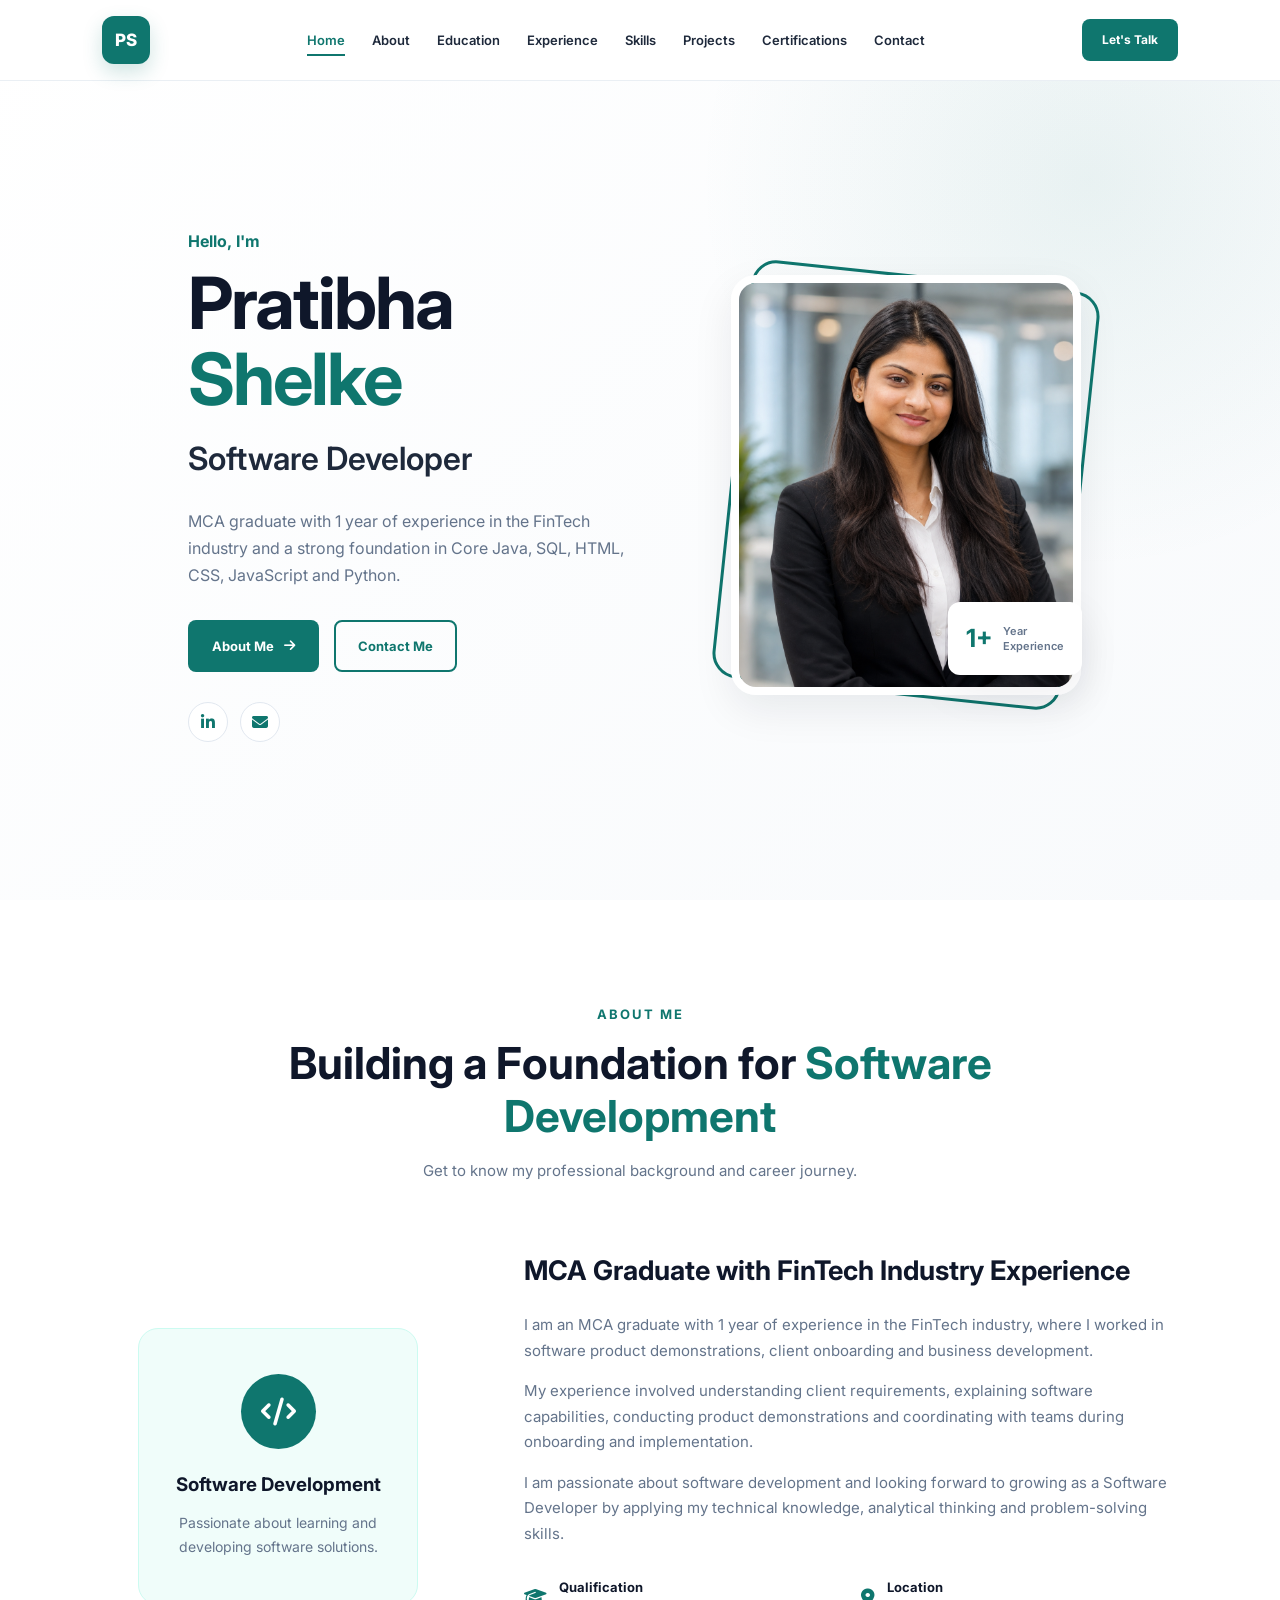
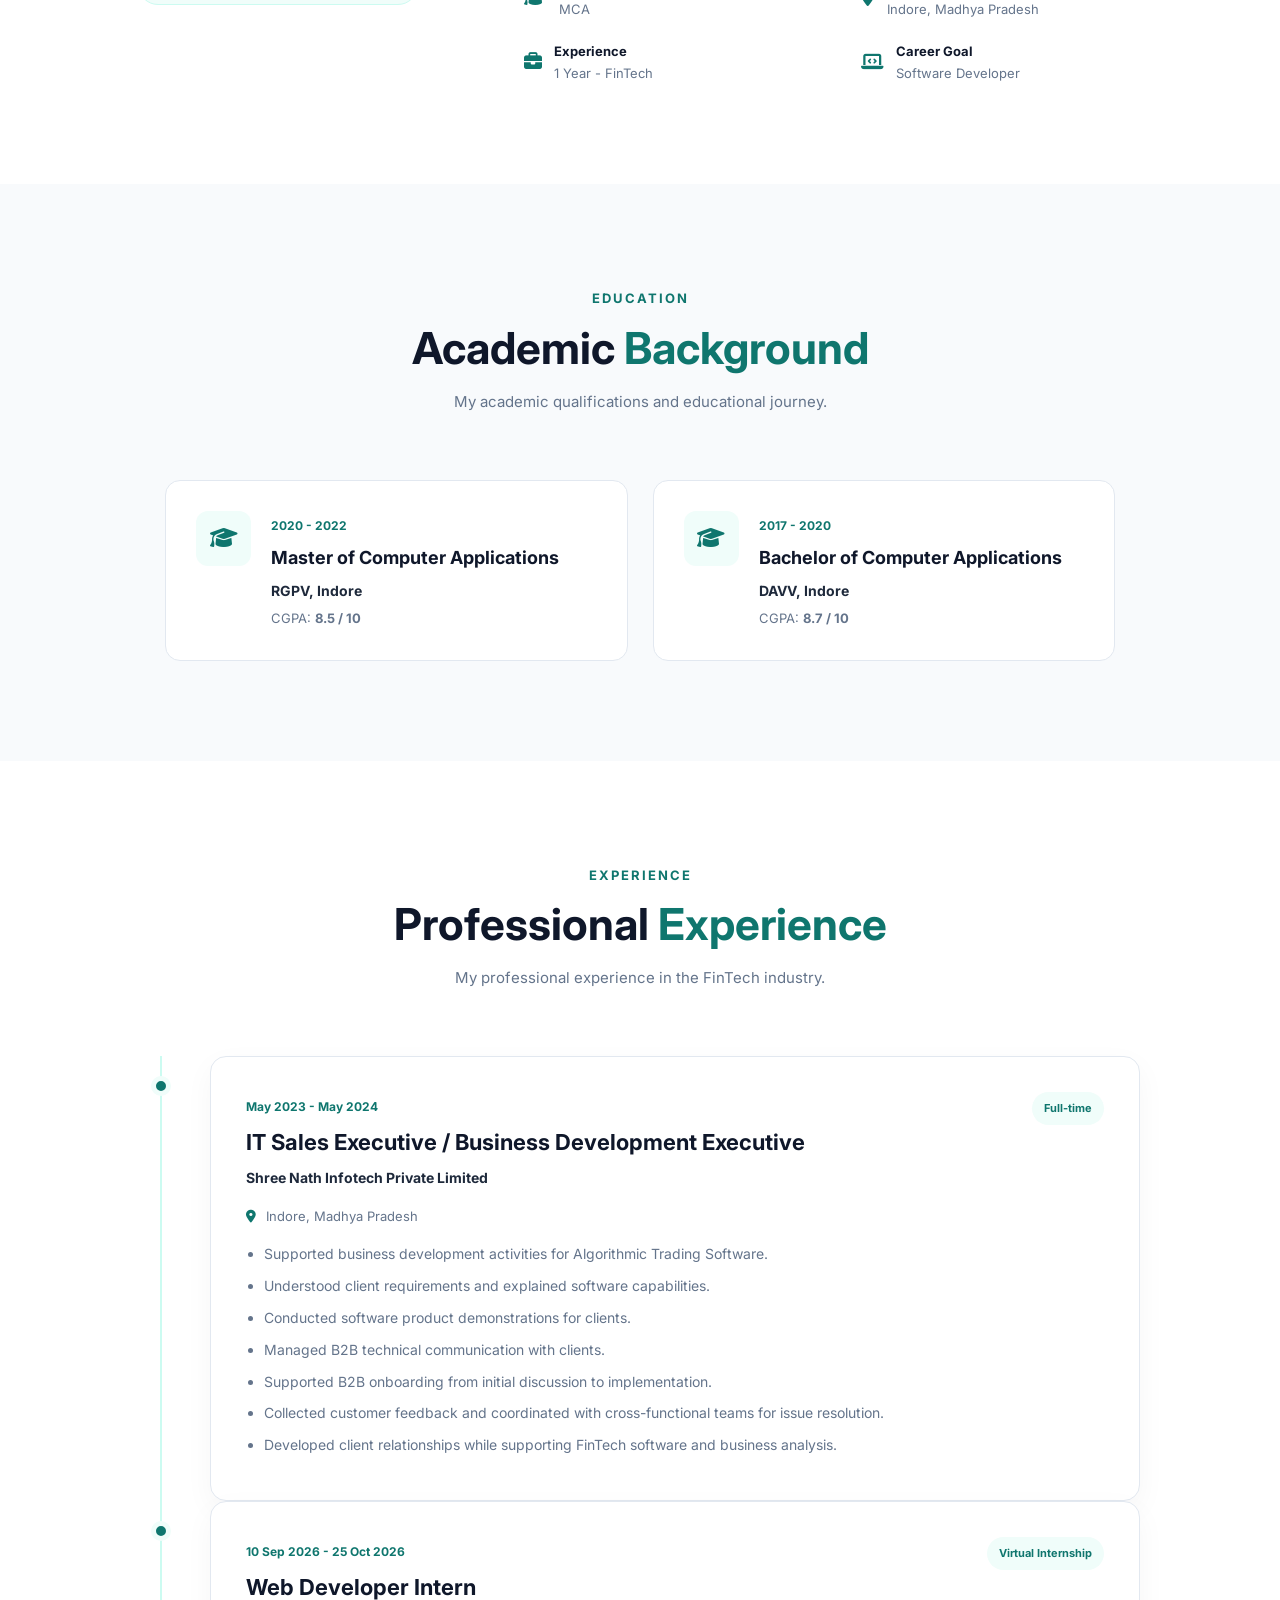
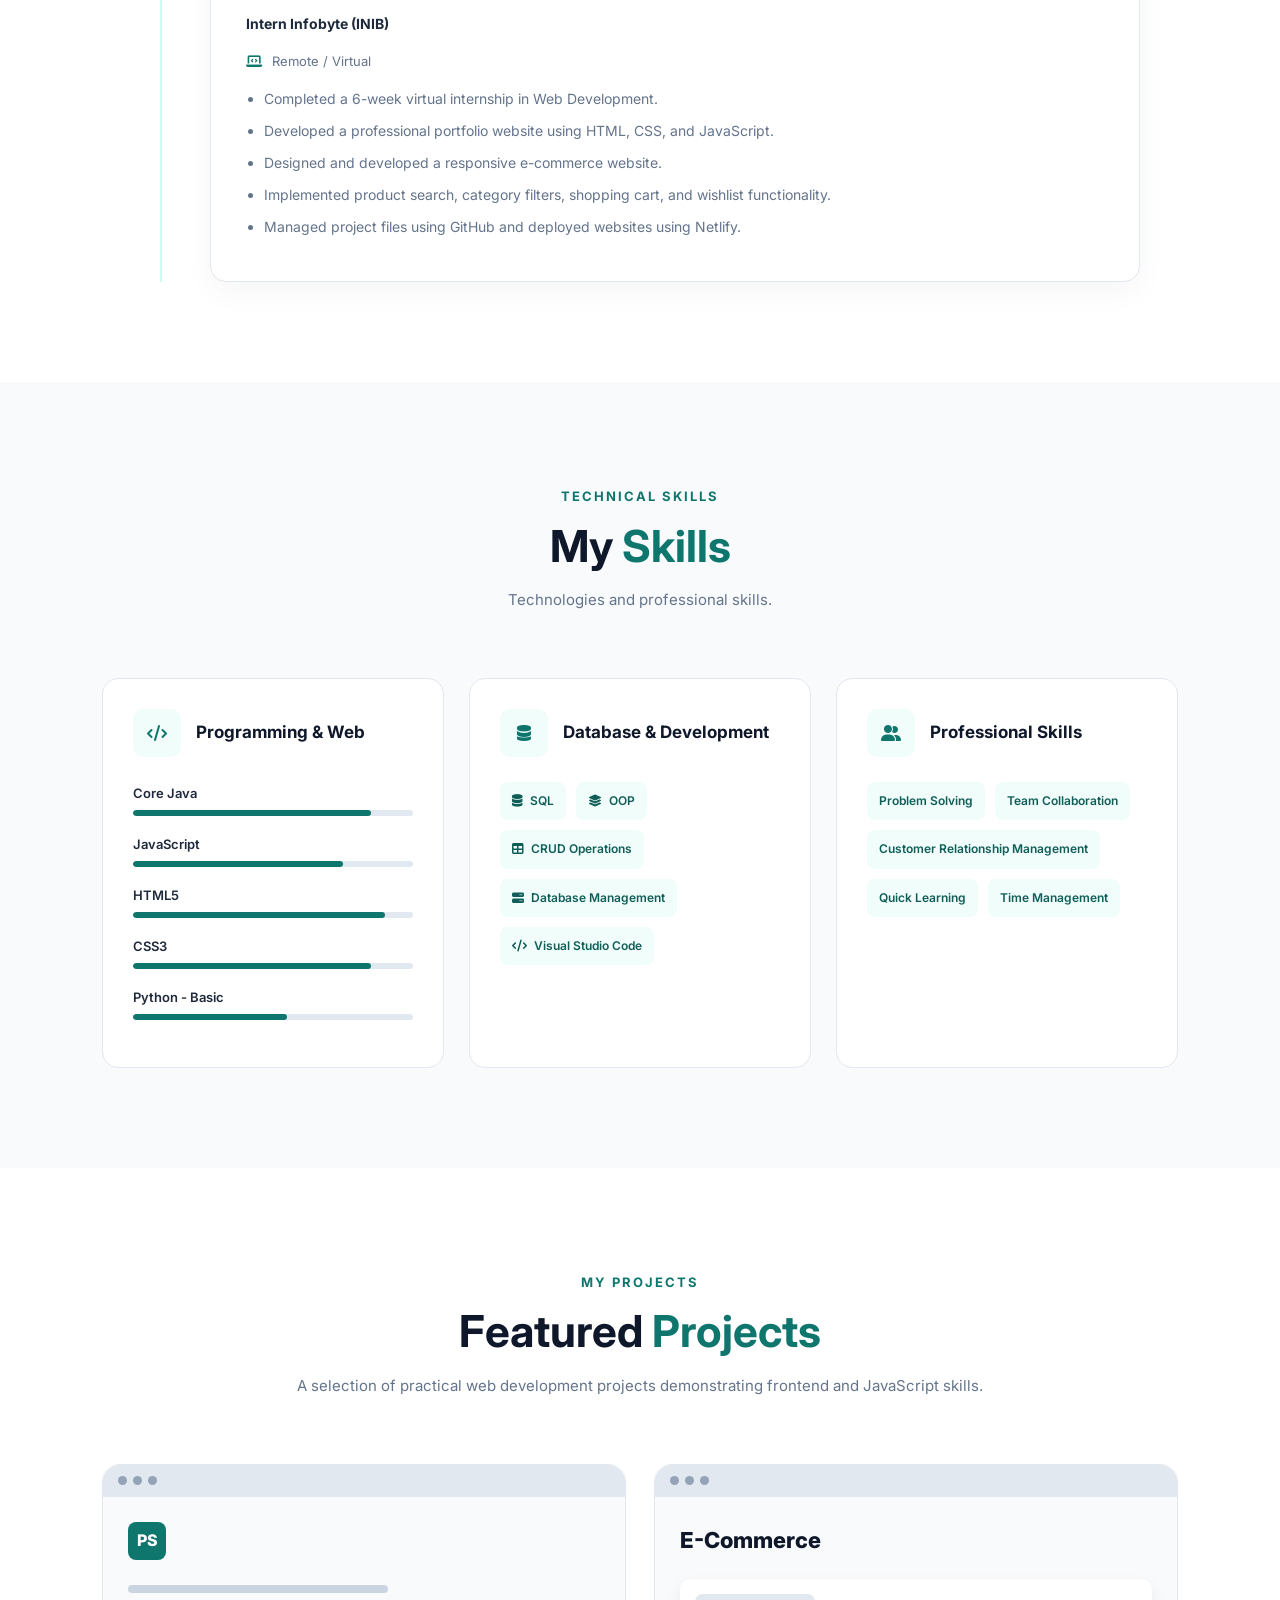
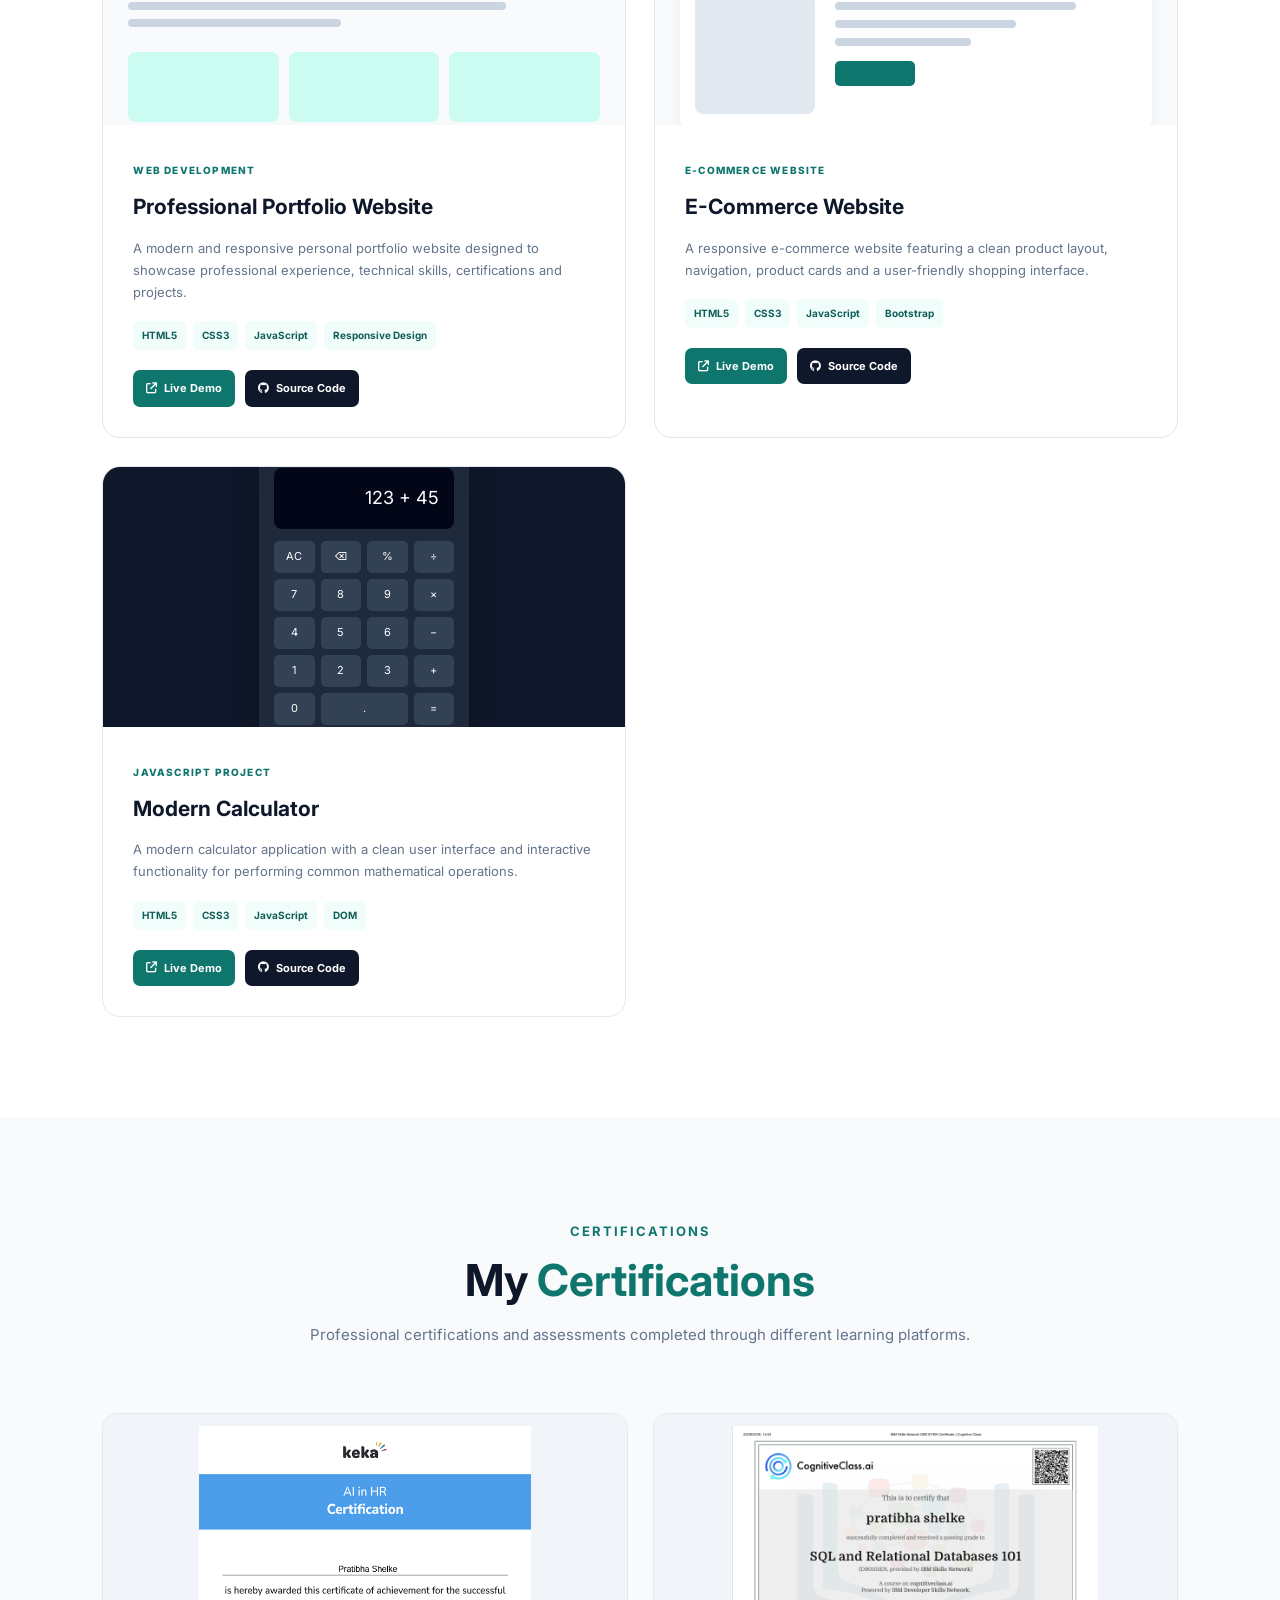
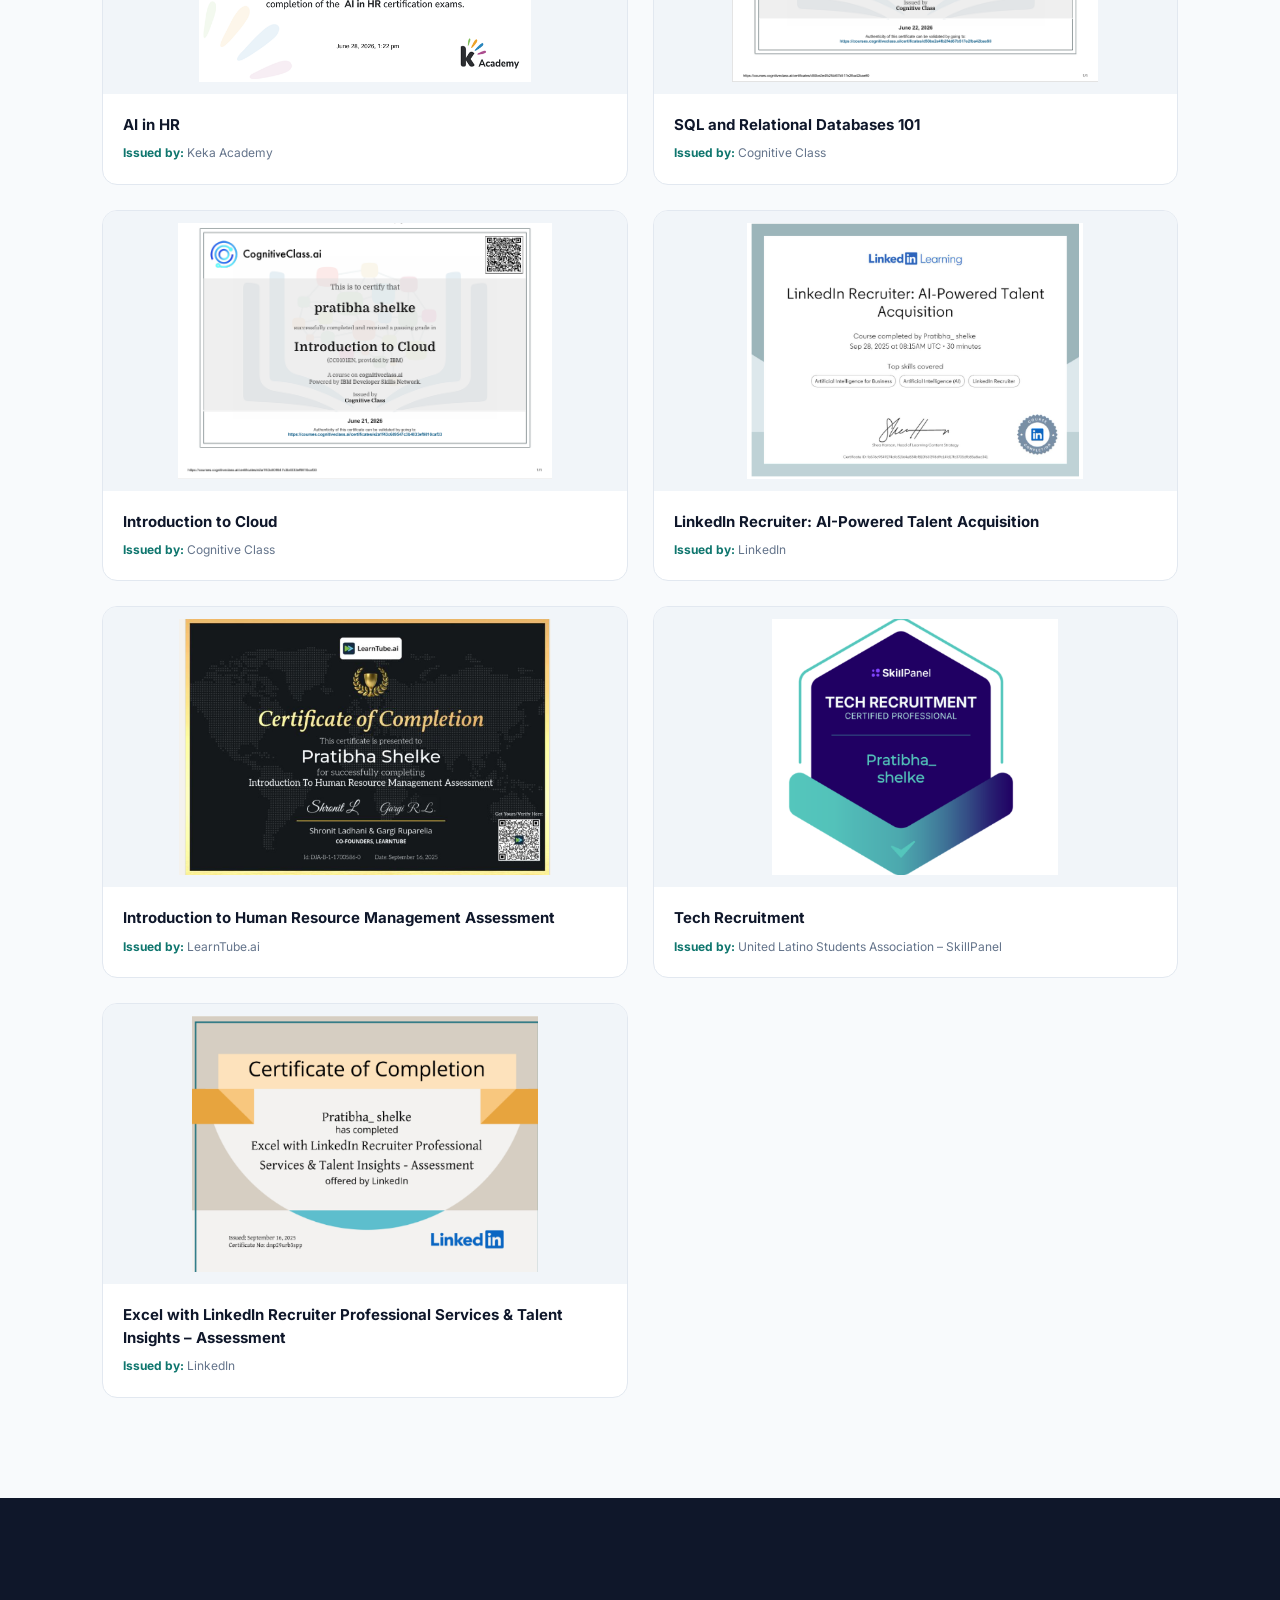
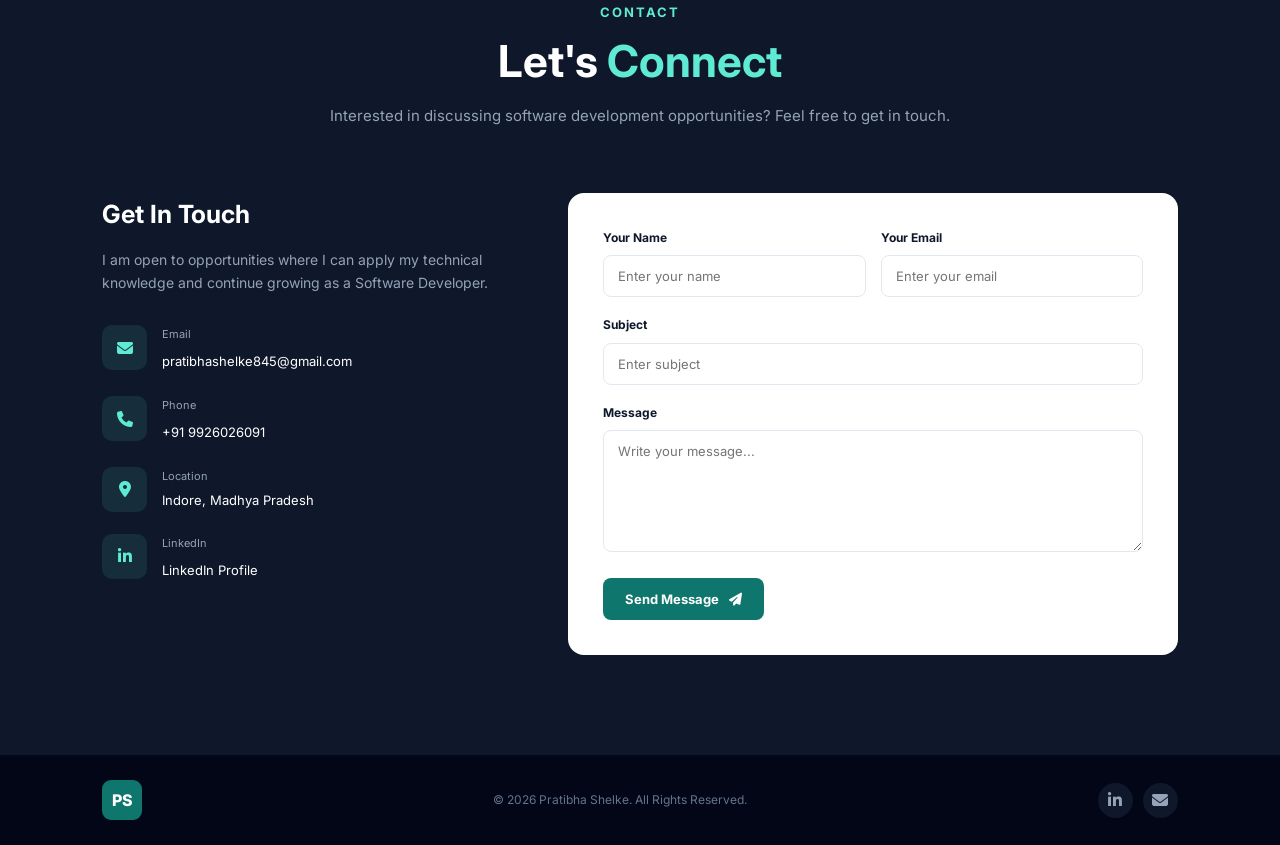
<file: Task-1-Portfolio/index.html>
<!DOCTYPE html>
<html lang="en">

<head>

    <meta charset="UTF-8">

    <meta name="viewport"
          content="width=device-width, initial-scale=1.0">

    <title>Pratibha Shelke | Software Developer</title>

    <meta name="description"
          content="Pratibha Shelke - Software Developer Portfolio">

    <!-- Google Font -->
    <link rel="preconnect"
          href="https://fonts.googleapis.com">

    <link rel="preconnect"
          href="https://fonts.gstatic.com"
          crossorigin>

    <link href="https://fonts.googleapis.com/css2?family=Inter:wght@400;500;600;700;800&display=swap"
          rel="stylesheet">


    <!-- Font Awesome -->

    <link rel="stylesheet"
          href="https://cdnjs.cloudflare.com/ajax/libs/font-awesome/6.5.2/css/all.min.css">


    <!-- CSS -->

    <link rel="stylesheet"
          href="style.css">

</head>


<body>


<!-- =====================================================
     NAVBAR
===================================================== -->

<header class="header">

    <nav class="navbar">


        <!-- LOGO -->

        <a href="#home"
           class="logo">

            PS

        </a>


        <!-- MOBILE MENU -->

        <button class="menu-btn"
                id="menuBtn">

            <i class="fa-solid fa-bars"></i>

        </button>


        <!-- NAVIGATION -->

        <ul class="nav-menu"
            id="navMenu">

            <li>
                <a href="#home"
                   class="nav-link active">
                    Home
                </a>
            </li>

            <li>
                <a href="#about"
                   class="nav-link">
                    About
                </a>
            </li>

            <li>
                <a href="#education"
                   class="nav-link">
                    Education
                </a>
            </li>

            <li>
                <a href="#experience"
                   class="nav-link">
                    Experience
                </a>
            </li>

            <li>
                <a href="#skills"
                   class="nav-link">
                    Skills
                </a>
            </li>

            <li>
                <a href="#projects"
                   class="nav-link">
                    Projects
                </a>
            </li>

            <li>
                <a href="#certifications"
                   class="nav-link">
                    Certifications
                </a>
            </li>

            <li>
                <a href="#contact"
                   class="nav-link">
                    Contact
                </a>
            </li>

        </ul>


        <!-- LET'S TALK -->

        <a href="#contact"
           class="nav-talk">

            Let's Talk

        </a>

    </nav>

</header>



<!-- =====================================================
     HERO
===================================================== -->

<section class="hero"
         id="home">


    <div class="hero-container">


        <!-- HERO CONTENT -->

        <div class="hero-content reveal">


            <p class="hero-small">

                Hello, I'm

            </p>


            <h1>

                Pratibha
                <span>Shelke</span>

            </h1>


            <h2>

                Software Developer

            </h2>


            <p class="hero-description">

                MCA graduate with 1 year of experience in the
                FinTech industry and a strong foundation in
                Core Java, SQL, HTML, CSS, JavaScript and Python.

            </p>


            <div class="hero-buttons">


                <a href="#about"
                   class="btn btn-primary">

                    About Me

                    <i class="fa-solid fa-arrow-right"></i>

                </a>


                <a href="#contact"
                   class="btn btn-outline">

                    Contact Me

                </a>


            </div>


            <!-- SOCIAL -->

            <div class="hero-social">


                <a href="https://www.linkedin.com/in/pratibha-shelke-3b62621b4"
                   target="_blank"
                   aria-label="LinkedIn">

                    <i class="fa-brands fa-linkedin-in"></i>

                </a>


                <a href="mailto:pratibhashelke845@gmail.com"
                   aria-label="Email">

                    <i class="fa-solid fa-envelope"></i>

                </a>


            </div>


        </div>



        <!-- HERO IMAGE -->

        <div class="hero-image reveal">


            <div class="image-border"></div>

<img src="images/profile.png"
     alt="Pratibha Shelke">

            <div class="experience-badge">


                <strong>

                    1+

                </strong>


                <span>

                    Year<br>
                    Experience

                </span>


            </div>


        </div>


    </div>

</section>



<!-- =====================================================
     ABOUT
===================================================== -->

<section class="section about"
         id="about">


    <div class="section-heading reveal">


        <span>

            ABOUT ME

        </span>


        <h2>

            Building a Foundation for
            <strong>Software Development</strong>

        </h2>


        <p>

            Get to know my professional background and career journey.

        </p>


    </div>



    <div class="about-container">


        <!-- ABOUT CARD -->

        <div class="about-image reveal">


            <div class="about-card">


                <div class="about-icon">

                    <i class="fa-solid fa-code"></i>

                </div>


                <h3>

                    Software Development

                </h3>


                <p>

                    Passionate about learning and developing
                    software solutions.

                </p>


            </div>


        </div>



        <!-- ABOUT CONTENT -->

        <div class="about-content reveal">


            <h3>

                MCA Graduate with FinTech Industry Experience

            </h3>


            <p>

                I am an MCA graduate with 1 year of experience
                in the FinTech industry, where I worked in
                software product demonstrations, client
                onboarding and business development.

            </p>


            <p>

                My experience involved understanding client
                requirements, explaining software capabilities,
                conducting product demonstrations and
                coordinating with teams during onboarding
                and implementation.

            </p>


            <p>

                I am passionate about software development and
                looking forward to growing as a Software
                Developer by applying my technical knowledge,
                analytical thinking and problem-solving skills.

            </p>



            <div class="about-info">


                <div>

                    <i class="fa-solid fa-graduation-cap"></i>

                    <span>

                        <strong>
                            Qualification
                        </strong>

                        MCA

                    </span>

                </div>


                <div>

                    <i class="fa-solid fa-location-dot"></i>

                    <span>

                        <strong>
                            Location
                        </strong>

                        Indore, Madhya Pradesh

                    </span>

                </div>


                <div>

                    <i class="fa-solid fa-briefcase"></i>

                    <span>

                        <strong>
                            Experience
                        </strong>

                        1 Year - FinTech

                    </span>

                </div>


                <div>

                    <i class="fa-solid fa-laptop-code"></i>

                    <span>

                        <strong>
                            Career Goal
                        </strong>

                        Software Developer

                    </span>

                </div>


            </div>


        </div>


    </div>

</section>



<!-- =====================================================
     EDUCATION
===================================================== -->

<section class="section education-section"
         id="education">


    <div class="section-heading reveal">


        <span>

            EDUCATION

        </span>


        <h2>

            Academic
            <strong>Background</strong>

        </h2>


        <p>

            My academic qualifications and educational journey.

        </p>


    </div>



    <div class="education-container">


        <!-- MCA -->

        <div class="education-card reveal">


            <div class="education-icon">

                <i class="fa-solid fa-graduation-cap"></i>

            </div>


            <div>


                <span class="education-year">

                    2020 - 2022

                </span>


                <h3>

                    Master of Computer Applications

                </h3>


                <h4>

                    RGPV, Indore

                </h4>


                <p>

                    CGPA:
                    <strong>8.5 / 10</strong>

                </p>


            </div>


        </div>



        <!-- BCA -->

        <div class="education-card reveal">


            <div class="education-icon">

                <i class="fa-solid fa-graduation-cap"></i>

            </div>


            <div>


                <span class="education-year">

                    2017 - 2020

                </span>


                <h3>

                    Bachelor of Computer Applications

                </h3>


                <h4>

                    DAVV, Indore

                </h4>


                <p>

                    CGPA:
                    <strong>8.7 / 10</strong>

                </p>


            </div>


        </div>


    </div>

</section>



<!-- =====================================================
     EXPERIENCE
===================================================== -->

<section class="section experience-section"
         id="experience">


    <div class="section-heading reveal">


        <span>

            EXPERIENCE

        </span>


        <h2>

            Professional
            <strong>Experience</strong>

        </h2>


        <p>

            My professional experience in the FinTech industry.

        </p>


    </div>



    <div class="timeline">


        <div class="timeline-item reveal">


            <div class="timeline-dot"></div>


            <div class="experience-card">


                <div class="experience-top">


                    <div>


                        <span class="experience-date">

                            May 2023 - May 2024

                        </span>


                        <h3>

                            IT Sales Executive /
                            Business Development Executive

                        </h3>


                        <h4>

                            Shree Nath Infotech Private Limited

                        </h4>


                    </div>


                    <span class="experience-type">

                        Full-time

                    </span>


                </div>


                <p class="experience-location">

                    <i class="fa-solid fa-location-dot"></i>

                    Indore, Madhya Pradesh

                </p>


                <ul class="experience-list">


                    <li>

                        Supported business development activities
                        for Algorithmic Trading Software.

                    </li>


                    <li>

                        Understood client requirements and explained
                        software capabilities.

                    </li>


                    <li>

                        Conducted software product demonstrations
                        for clients.

                    </li>


                    <li>

                        Managed B2B technical communication with clients.

                    </li>


                    <li>

                        Supported B2B onboarding from initial
                        discussion to implementation.

                    </li>


                    <li>

                        Collected customer feedback and coordinated
                        with cross-functional teams for issue resolution.

                    </li>


                    <li>

                        Developed client relationships while supporting
                        FinTech software and business analysis.

                    </li>


                </ul>


            </div>


        </div>

<!-- Intern Infobyte Internship Experience -->
<div class="timeline-item reveal">

    <div class="timeline-dot"></div>

    <div class="experience-card">

        <div class="experience-top">

            <div>

                <span class="experience-date">
                    10 Sep 2026 - 25 Oct 2026
                </span>

                <h3>
                    Web Developer Intern
                </h3>

                <h4>
                    Intern Infobyte (INIB)
                </h4>

            </div>

            <span class="experience-type">
                Virtual Internship
            </span>

        </div>

        <p class="experience-location">
            <i class="fa-solid fa-laptop-code"></i>
            Remote / Virtual
        </p>

        <ul class="experience-list">

            <li>
                Completed a 6-week virtual internship in Web Development.
            </li>

            <li>
                Developed a professional portfolio website using HTML,
                CSS, and JavaScript.
            </li>

            <li>
                Designed and developed a responsive e-commerce website.
            </li>

            <li>
                Implemented product search, category filters,
                shopping cart, and wishlist functionality.
            </li>

            <li>
                Managed project files using GitHub and deployed websites
                using Netlify.
            </li>

        </ul>

    </div>

</div>


    </div>

</section>



<!-- =====================================================
     SKILLS
===================================================== -->

<section class="section skills-section"
         id="skills">


    <div class="section-heading reveal">


        <span>

            TECHNICAL SKILLS

        </span>


        <h2>

            My
            <strong>Skills</strong>

        </h2>


        <p>

            Technologies and professional skills.

        </p>


    </div>



    <div class="skills-container">


        <!-- PROGRAMMING -->

        <div class="skills-card reveal">


            <div class="skill-card-header">


                <div class="skill-main-icon">

                    <i class="fa-solid fa-code"></i>

                </div>


                <h3>

                    Programming & Web

                </h3>


            </div>


            <div class="skill-list">


                <div class="skill-item">

                    <span>
                        Core Java
                    </span>

                    <div class="skill-bar">

                        <span style="width:85%;"></span>

                    </div>

                </div>


                <div class="skill-item">

                    <span>
                        JavaScript
                    </span>

                    <div class="skill-bar">

                        <span style="width:75%;"></span>

                    </div>

                </div>


                <div class="skill-item">

                    <span>
                        HTML5
                    </span>

                    <div class="skill-bar">

                        <span style="width:90%;"></span>

                    </div>

                </div>


                <div class="skill-item">

                    <span>
                        CSS3
                    </span>

                    <div class="skill-bar">

                        <span style="width:85%;"></span>

                    </div>

                </div>


                <div class="skill-item">

                    <span>
                        Python - Basic
                    </span>

                    <div class="skill-bar">

                        <span style="width:55%;"></span>

                    </div>

                </div>


            </div>


        </div>



        <!-- DATABASE -->

        <div class="skills-card reveal">


            <div class="skill-card-header">


                <div class="skill-main-icon">

                    <i class="fa-solid fa-database"></i>

                </div>


                <h3>

                    Database & Development

                </h3>


            </div>


            <div class="skill-tags">


                <span>

                    <i class="fa-solid fa-database"></i>

                    SQL

                </span>


                <span>

                    <i class="fa-solid fa-layer-group"></i>

                    OOP

                </span>


                <span>

                    <i class="fa-solid fa-table"></i>

                    CRUD Operations

                </span>


                <span>

                    <i class="fa-solid fa-server"></i>

                    Database Management

                </span>


                <span>

                    <i class="fa-solid fa-code"></i>

                    Visual Studio Code

                </span>


            </div>


        </div>



        <!-- PROFESSIONAL -->

        <div class="skills-card reveal">


            <div class="skill-card-header">


                <div class="skill-main-icon">

                    <i class="fa-solid fa-user-group"></i>

                </div>


                <h3>

                    Professional Skills

                </h3>


            </div>


            <div class="skill-tags">


                <span>
                    Problem Solving
                </span>


                <span>
                    Team Collaboration
                </span>


                <span>
                    Customer Relationship Management
                </span>


                <span>
                    Quick Learning
                </span>


                <span>
                    Time Management
                </span>


            </div>


        </div>


    </div>

</section>



<!-- =====================================================
     PROJECTS
===================================================== -->

<section class="section projects-section"
         id="projects">


    <div class="section-heading reveal">


        <span>

            MY PROJECTS

        </span>


        <h2>

            Featured
            <strong>Projects</strong>

        </h2>


        <p>

            A selection of practical web development projects
            demonstrating frontend and JavaScript skills.

        </p>


    </div>



    <div class="projects-grid">


  <!-- ================= PROJECT 1 ================= -->

        <div class="project-card-new reveal">


            <div class="project-preview portfolio-preview">


                <div class="browser-bar">

                    <span></span>
                    <span></span>
                    <span></span>

                </div>


                <div class="preview-content">


                    <div class="preview-logo">

                        PS

                    </div>


                    <div class="preview-lines">

                        <span></span>
                        <span></span>
                        <span></span>

                    </div>


                    <div class="preview-boxes">

                        <div></div>
                        <div></div>
                        <div></div>

                    </div>


                </div>


            </div>



            <div class="project-content-new">


                <span class="project-category">

                    WEB DEVELOPMENT

                </span>


                <h3>

                    Professional Portfolio Website

                </h3>


                <p>

                    A modern and responsive personal portfolio website
                    designed to showcase professional experience,
                    technical skills, certifications and projects.

                </p>


                <div class="project-tech">

                    <span>HTML5</span>

                    <span>CSS3</span>

                    <span>JavaScript</span>

                    <span>Responsive Design</span>

                </div>


                <div class="project-links">


                   
<a href="https://pratibha-shelke-portfolio.netlify.app/"
   class="project-btn"
   target="_blank"
   rel="noopener noreferrer">

    <i class="fa-solid fa-arrow-up-right-from-square"></i>
    Live Demo

</a>


                   
<a href="https://github.com/pshelke845/INIB/tree/main/Task-1-Portfolio"
   class="project-btn secondary"
   target="_blank"
   rel="noopener noreferrer">

    <i class="fa-brands fa-github"></i>
    Source Code

</a>


                </div>


            </div>


        </div>



        <!-- ================= PROJECT 2 ================= -->

        <div class="project-card-new reveal">


            <div class="project-preview ecommerce-preview">


                <div class="browser-bar">

                    <span></span>
                    <span></span>
                    <span></span>

                </div>


                <div class="ecommerce-preview-content">


                    <div class="shop-title">

                        E-Commerce

                    </div>


                    <div class="product-preview">


                        <div class="product-image"></div>


                        <div class="product-info">

                            <span></span>
                            <span></span>
                            <span></span>

                            <div class="product-button"></div>

                        </div>


                    </div>


                </div>


            </div>



            <div class="project-content-new">


                <span class="project-category">

                    E-COMMERCE WEBSITE

                </span>


                <h3>

                    E-Commerce Website

                </h3>


                <p>

                    A responsive e-commerce website featuring
                    a clean product layout, navigation, product
                    cards and a user-friendly shopping interface.

                </p>


                <div class="project-tech">

                    <span>HTML5</span>

                    <span>CSS3</span>

                    <span>JavaScript</span>

                    <span>Bootstrap</span>

                </div>


                <div class="project-links">


<a href="https://pratibha-ecommerce-store.netlify.app/"
   class="project-btn"
   target="_blank"
   rel="noopener noreferrer">

    <i class="fa-solid fa-arrow-up-right-from-square"></i>
    Live Demo

</a>


                    
<a href="https://github.com/pshelke845/INIB/tree/main/Task-2-Ecommerce-Landing-Page"
   class="project-btn secondary"
   target="_blank"
   rel="noopener noreferrer">

    <i class="fa-brands fa-github"></i>
    Source Code

</a>



                </div>


            </div>


        </div>


        <!-- ================= PROJECT 3 ================= -->

        <div class="project-card-new reveal">


            <div class="project-preview calculator-preview">


                <div class="calculator-box">


                    <div class="calculator-display">

                        123 + 45

                    </div>


                    <div class="calculator-buttons">


                        <span>AC</span>
                        <span>⌫</span>
                        <span>%</span>
                        <span>÷</span>

                        <span>7</span>
                        <span>8</span>
                        <span>9</span>
                        <span>×</span>

                        <span>4</span>
                        <span>5</span>
                        <span>6</span>
                        <span>−</span>

                        <span>1</span>
                        <span>2</span>
                        <span>3</span>
                        <span>+</span>

                        <span>0</span>
                        <span>.</span>
                        <span>=</span>


                    </div>


                </div>


            </div>



            <div class="project-content-new">


                <span class="project-category">

                    JAVASCRIPT PROJECT

                </span>


                <h3>

                    Modern Calculator

                </h3>


                <p>

                    A modern calculator application with a clean
                    user interface and interactive functionality
                    for performing common mathematical operations.

                </p>


                <div class="project-tech">

                    <span>HTML5</span>

                    <span>CSS3</span>

                    <span>JavaScript</span>

                    <span>DOM</span>

                </div>


                <div class="project-links">


                    <a href="#"
                       class="project-btn">

                        <i class="fa-solid fa-arrow-up-right-from-square"></i>

                        Live Demo

                    </a>


                    <a href="#"
                       class="project-btn secondary">

                        <i class="fa-brands fa-github"></i>

                        Source Code

                    </a>


                </div>


            </div>


        </div>


    </div>

</section>




<!-- =====================================================
     CERTIFICATIONS
===================================================== -->

<section class="section certifications-section"
         id="certifications">


    <div class="section-heading reveal">


        <span>

            CERTIFICATIONS

        </span>


        <h2>

            My
            <strong>Certifications</strong>

        </h2>


        <p>

            Professional certifications and assessments completed
            through different learning platforms.

        </p>


    </div>



    <div class="certifications-gallery">


        <!-- CERTIFICATE 1 -->

        <div class="certificate-card-new reveal">


            <div class="certificate-image">


                <img src="images/certificates/ai-in-hr.png"
                     alt="AI in HR Certificate">


                <div class="certificate-overlay">

                    <i class="fa-solid fa-expand"></i>

                </div>


            </div>


            <div class="certificate-info">


                <h3>

                    AI in HR

                </h3>


                <p>

                    <strong>
                        Issued by:
                    </strong>

                    Keka Academy

                </p>


            </div>


        </div>



        <!-- CERTIFICATE 2 -->

        <div class="certificate-card-new reveal">


            <div class="certificate-image">


                <img src="images/certificates/sql-databases.png"
                     alt="SQL and Relational Databases 101 Certificate">


                <div class="certificate-overlay">

                    <i class="fa-solid fa-expand"></i>

                </div>


            </div>


            <div class="certificate-info">


                <h3>

                    SQL and Relational Databases 101

                </h3>


                <p>

                    <strong>
                        Issued by:
                    </strong>

                    Cognitive Class

                </p>


            </div>


        </div>



        <!-- CERTIFICATE 3 -->

        <div class="certificate-card-new reveal">


            <div class="certificate-image">


                <img src="images/certificates/introduction-to-cloud.png"
                     alt="Introduction to Cloud Certificate">


                <div class="certificate-overlay">

                    <i class="fa-solid fa-expand"></i>

                </div>


            </div>


            <div class="certificate-info">


                <h3>

                    Introduction to Cloud

                </h3>


                <p>

                    <strong>
                        Issued by:
                    </strong>

                    Cognitive Class

                </p>


            </div>


        </div>



        <!-- CERTIFICATE 4 -->

        <div class="certificate-card-new reveal">


            <div class="certificate-image">


                <img src="images/certificates/linkedin-recruiter.png"
                     alt="LinkedIn Recruiter AI Powered Talent Acquisition Certificate">


                <div class="certificate-overlay">

                    <i class="fa-solid fa-expand"></i>

                </div>


            </div>


            <div class="certificate-info">


                <h3>

                    LinkedIn Recruiter:
                    AI-Powered Talent Acquisition

                </h3>


                <p>

                    <strong>
                        Issued by:
                    </strong>

                    LinkedIn

                </p>


            </div>


        </div>



        <!-- CERTIFICATE 5 -->

        <div class="certificate-card-new reveal">


            <div class="certificate-image">


                <img src="images/certificates/hr-management.png"
                     alt="Introduction to Human Resource Management Assessment Certificate">


                <div class="certificate-overlay">

                    <i class="fa-solid fa-expand"></i>

                </div>


            </div>


            <div class="certificate-info">


                <h3>

                    Introduction to Human Resource
                    Management Assessment

                </h3>


                <p>

                    <strong>
                        Issued by:
                    </strong>

                    LearnTube.ai

                </p>


            </div>


        </div>



        <!-- CERTIFICATE 6 -->

        <div class="certificate-card-new reveal">


            <div class="certificate-image">


                <img src="images/certificates/tech-recruitment.png"
                     alt="Tech Recruitment Certificate">


                <div class="certificate-overlay">

                    <i class="fa-solid fa-expand"></i>

                </div>


            </div>


            <div class="certificate-info">


                <h3>

                    Tech Recruitment

                </h3>


                <p>

                    <strong>
                        Issued by:
                    </strong>

                    United Latino Students Association –
                    SkillPanel

                </p>


            </div>


        </div>



        <!-- CERTIFICATE 7 -->

        <div class="certificate-card-new reveal">


            <div class="certificate-image">


                <img src="images/certificates/excel-linkedin.png"
                     alt="Excel with LinkedIn Recruiter Professional Services and Talent Insights Assessment Certificate">


                <div class="certificate-overlay">

                    <i class="fa-solid fa-expand"></i>

                </div>


            </div>


            <div class="certificate-info">


                <h3>

                    Excel with LinkedIn Recruiter
                    Professional Services & Talent
                    Insights – Assessment

                </h3>


                <p>

                    <strong>
                        Issued by:
                    </strong>

                    LinkedIn

                </p>


            </div>


        </div>


    </div>

</section>



<!-- =====================================================
     CONTACT
===================================================== -->

<section class="section contact-section"
         id="contact">


    <div class="section-heading reveal">


        <span>

            CONTACT

        </span>


        <h2>

            Let's
            <strong>Connect</strong>

        </h2>


        <p>

            Interested in discussing software development
            opportunities? Feel free to get in touch.

        </p>


    </div>



    <div class="contact-container">


        <!-- CONTACT INFORMATION -->

        <div class="contact-info reveal">


            <h3>

                Get In Touch

            </h3>


            <p>

                I am open to opportunities where I can apply
                my technical knowledge and continue growing
                as a Software Developer.

            </p>



            <!-- EMAIL -->

            <div class="contact-item">


                <div class="contact-icon">

                    <i class="fa-solid fa-envelope"></i>

                </div>


                <div>


                    <span>
                        Email
                    </span>


                    <a href="mailto:pratibhashelke845@gmail.com">

                        pratibhashelke845@gmail.com

                    </a>


                </div>


            </div>



            <!-- PHONE -->

            <div class="contact-item">


                <div class="contact-icon">

                    <i class="fa-solid fa-phone"></i>

                </div>


                <div>


                    <span>
                        Phone
                    </span>


                    <a href="tel:+919926026091">

                        +91 9926026091

                    </a>


                </div>


            </div>



            <!-- LOCATION -->

            <div class="contact-item">


                <div class="contact-icon">

                    <i class="fa-solid fa-location-dot"></i>

                </div>


                <div>


                    <span>
                        Location
                    </span>


                    <p>
                        Indore, Madhya Pradesh
                    </p>


                </div>


            </div>



            <!-- LINKEDIN -->

            <div class="contact-item">


                <div class="contact-icon">

                    <i class="fa-brands fa-linkedin-in"></i>

                </div>


                <div>


                    <span>
                        LinkedIn
                    </span>


                    <a href="https://www.linkedin.com/in/pratibha-shelke-3b62621b4"
                       target="_blank">

                        LinkedIn Profile

                    </a>


                </div>


            </div>


        </div>



        <!-- CONTACT FORM -->

        <div class="contact-form-box reveal">


            <form id="contactForm">


                <div class="form-row">


                    <div class="form-group">


                        <label for="name">

                            Your Name

                        </label>


                        <input type="text"
                               id="name"
                               placeholder="Enter your name"
                               required>


                    </div>



                    <div class="form-group">


                        <label for="email">

                            Your Email

                        </label>


                        <input type="email"
                               id="email"
                               placeholder="Enter your email"
                               required>


                    </div>


                </div>



                <div class="form-group">


                    <label for="subject">

                        Subject

                    </label>


                    <input type="text"
                           id="subject"
                           placeholder="Enter subject"
                           required>


                </div>



                <div class="form-group">


                    <label for="message">

                        Message

                    </label>


                    <textarea id="message"
                              rows="6"
                              placeholder="Write your message..."
                              required></textarea>


                </div>



                <button type="submit"
                        class="btn btn-primary">


                    Send Message


                    <i class="fa-solid fa-paper-plane"></i>


                </button>


            </form>


        </div>


    </div>

</section>



<!-- =====================================================
     FOOTER
===================================================== -->

<footer class="footer">


    <div class="footer-container">


        <div class="footer-logo">

            PS

        </div>


        <p>

            ©
            <span id="currentYear"></span>

            Pratibha Shelke.
            All Rights Reserved.

        </p>


        <div class="footer-social">


       
            <a href="https://www.linkedin.com/in/pratibha-shelke-3b62621b4"
               target="_blank">

                <i class="fa-brands fa-linkedin-in"></i>

            </a>


            <a href="mailto:pratibhashelke845@gmail.com">

                <i class="fa-solid fa-envelope"></i>

            </a>


        </div>


    </div>

</footer>



<!-- =====================================================
     BACK TO TOP
===================================================== -->

<button class="back-top"
        id="backTop">

    <i class="fa-solid fa-arrow-up"></i>

</button>



<!-- JAVASCRIPT -->

<script src="script.js"></script>


</body>

</html>
</file>
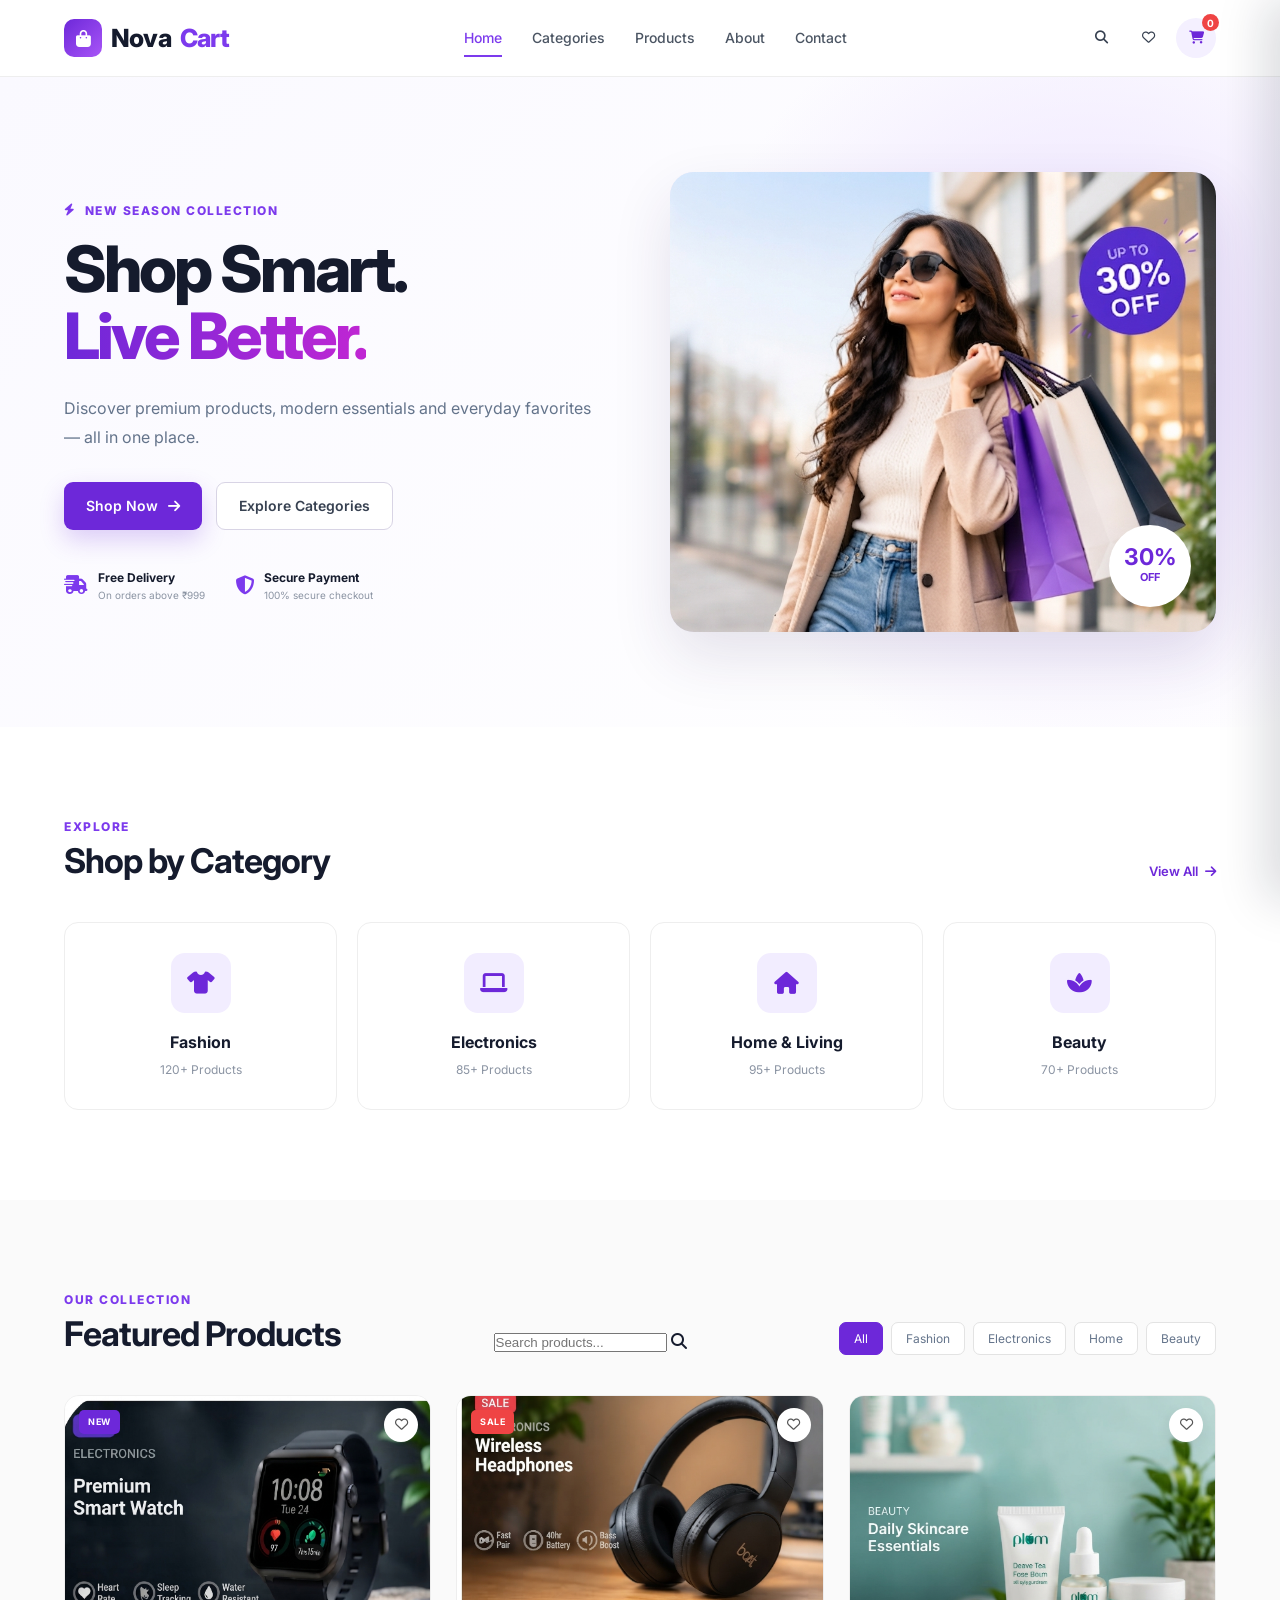
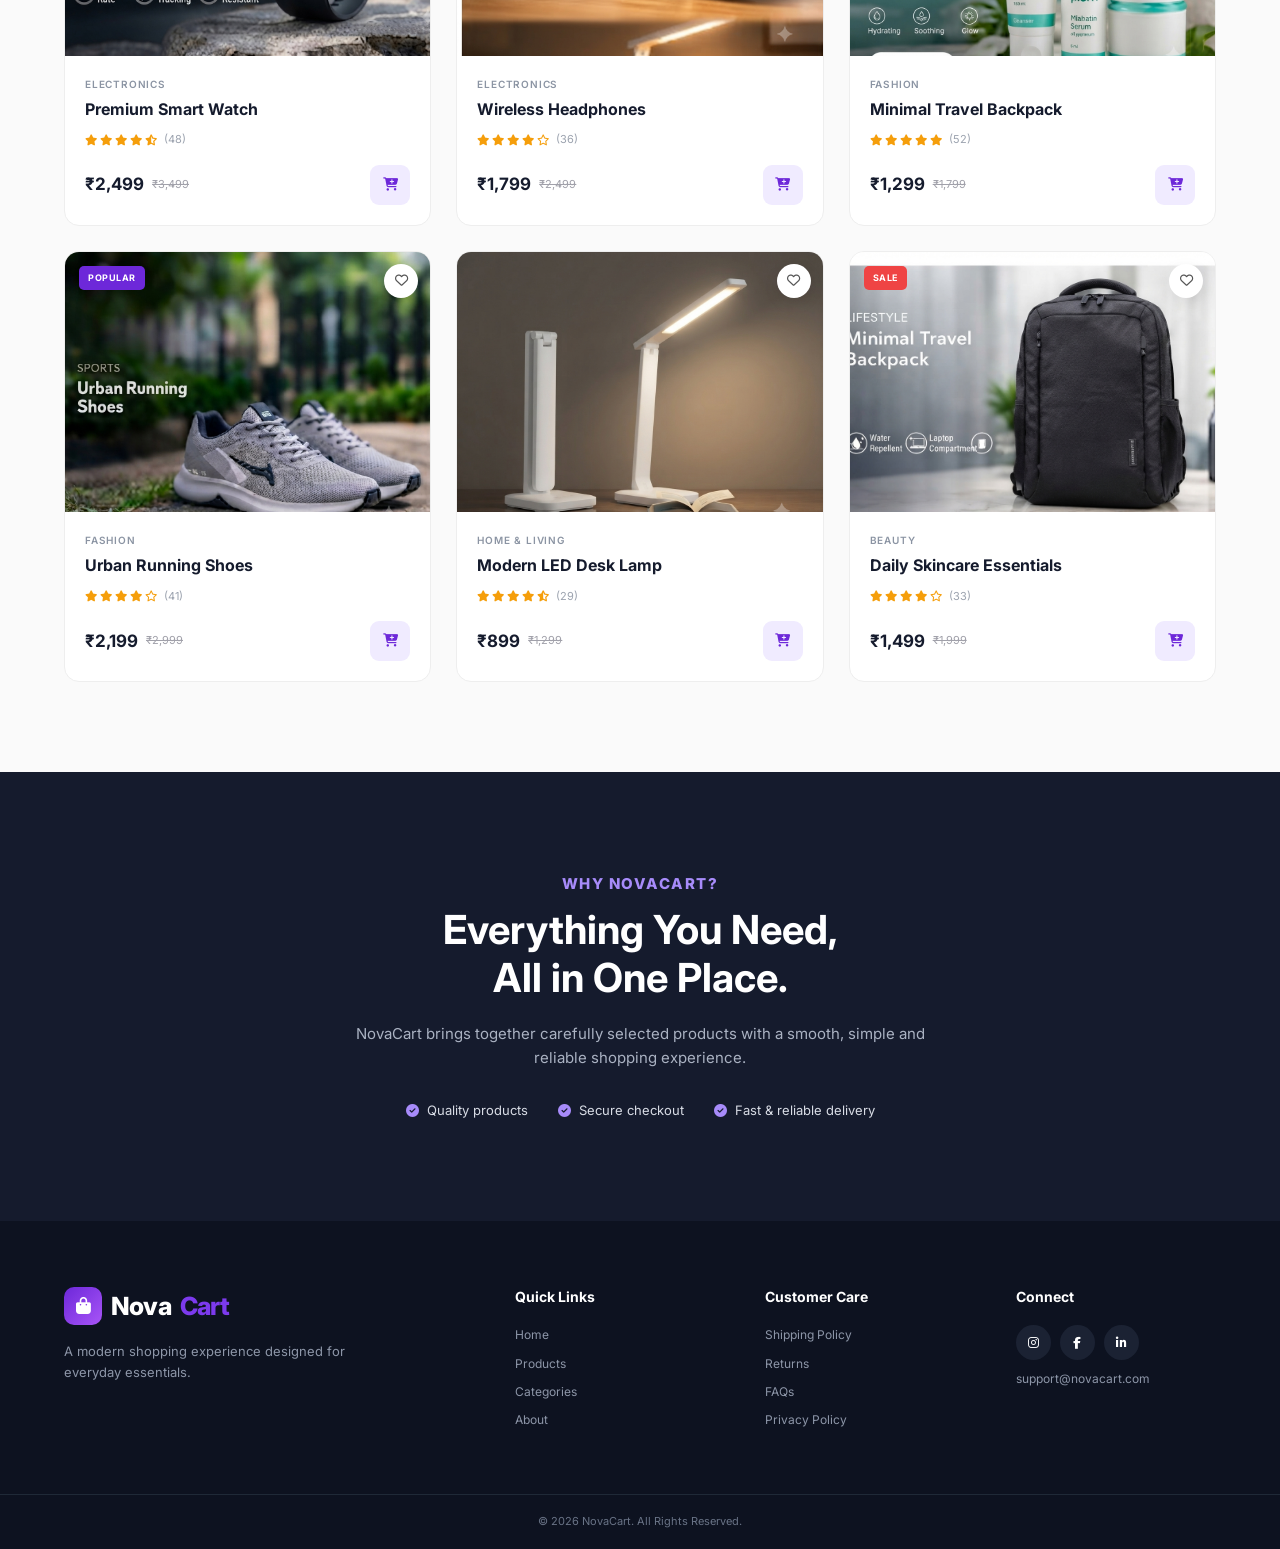
<file: Task-2-Ecommerce-Landing-Page/index.html>
<!DOCTYPE html>
<html lang="en">
<head>
    <meta charset="UTF-8">
    <meta name="viewport" content="width=device-width, initial-scale=1.0">

    <title>NovaCart | Modern E-Commerce</title>

    <!-- Google Font -->
    <link rel="preconnect" href="https://fonts.googleapis.com">
    <link rel="preconnect" href="https://fonts.gstatic.com" crossorigin>
    <link href="https://fonts.googleapis.com/css2?family=Inter:wght@400;500;600;700;800&display=swap" rel="stylesheet">

    <!-- Font Awesome -->
    <link rel="stylesheet"
          href="https://cdnjs.cloudflare.com/ajax/libs/font-awesome/6.5.2/css/all.min.css">

    <!-- CSS -->
    <link rel="stylesheet" href="style.css">
</head>

<body>

    <!-- ================= NAVBAR ================= -->
    <header class="navbar">

        <div class="container nav-container">

            <a href="#" class="logo">
                <span class="logo-icon">
                    <i class="fa-solid fa-bag-shopping"></i>
                </span>
                Nova<span>Cart</span>
            </a>

            <nav class="nav-links">
                <a href="#home" class="active">Home</a>
                <a href="#categories">Categories</a>
                <a href="#products">Products</a>
                <a href="#about">About</a>
                <a href="#contact">Contact</a>
            </nav>

            <div class="nav-actions">

                <button class="icon-btn" aria-label="Search">
                    <i class="fa-solid fa-magnifying-glass"></i>
                </button>

                <button class="icon-btn" aria-label="Wishlist">
                    <i class="fa-regular fa-heart"></i>
                </button>
<button class="cart-btn" id="open-cart" aria-label="Shopping cart">
    <i class="fa-solid fa-cart-shopping"></i>
    <span id="cart-count">0</span>
</button>

                <button class="menu-btn" aria-label="Menu">
                    <i class="fa-solid fa-bars"></i>
                </button>

            </div>

        </div>

    </header>


    <!-- ================= HERO SECTION ================= -->
    <main>

        <section class="hero" id="home">

            <div class="container hero-content">

                <div class="hero-text">

                    <p class="hero-label">
                        <i class="fa-solid fa-bolt"></i>
                        NEW SEASON COLLECTION
                    </p>

                    <h1>
                        Shop Smart.<br>
                        <span>Live Better.</span>
                    </h1>

                    <p class="hero-description">
                        Discover premium products, modern essentials
                        and everyday favorites — all in one place.
                    </p>

                    <div class="hero-buttons">
                        <a href="#products" class="btn btn-primary">
                            Shop Now
                            <i class="fa-solid fa-arrow-right"></i>
                        </a>

                        <a href="#categories" class="btn btn-outline">
                            Explore Categories
                        </a>
                    </div>

                    <div class="hero-features">

                        <div class="hero-feature">
                            <i class="fa-solid fa-truck-fast"></i>
                            <div>
                                <strong>Free Delivery</strong>
                                <small>On orders above ₹999</small>
                            </div>
                        </div>

                        <div class="hero-feature">
                            <i class="fa-solid fa-shield-halved"></i>
                            <div>
                                <strong>Secure Payment</strong>
                                <small>100% secure checkout</small>
                            </div>
                        </div>

                    </div>

                </div>

                <div class="hero-image">
                    <img src="images/hero.png"
                         alt="NovaCart shopping collection">

                    <div class="hero-badge">
                        <strong>30%</strong>
                        <span>OFF</span>
                    </div>
                </div>

            </div>

        </section>


        <!-- ================= CATEGORIES ================= -->
        <section class="categories-section" id="categories">

            <div class="container">

                <div class="section-heading">
                    <div>
                        <p class="section-label">EXPLORE</p>
                        <h2>Shop by Category</h2>
                    </div>

                    <a href="#products" class="view-link">
                        View All
                        <i class="fa-solid fa-arrow-right"></i>
                    </a>
                </div>


                <div class="category-grid">

                    <a href="#products" class="category-card">
                        <div class="category-icon">
                            <i class="fa-solid fa-shirt"></i>
                        </div>
                        <h3>Fashion</h3>
                        <p>120+ Products</p>
                    </a>

                    <a href="#products" class="category-card">
                        <div class="category-icon">
                            <i class="fa-solid fa-laptop"></i>
                        </div>
                        <h3>Electronics</h3>
                        <p>85+ Products</p>
                    </a>

                    <a href="#products" class="category-card">
                        <div class="category-icon">
                            <i class="fa-solid fa-house"></i>
                        </div>
                        <h3>Home & Living</h3>
                        <p>95+ Products</p>
                    </a>

                    <a href="#products" class="category-card">
                        <div class="category-icon">
                            <i class="fa-solid fa-spa"></i>
                        </div>
                        <h3>Beauty</h3>
                        <p>70+ Products</p>
                    </a>

                </div>

            </div>

        </section>


        <!-- ================= PRODUCTS ================= -->
        <section class="products-section" id="products">

            <div class="container">

                <div class="section-heading">
                    <div>
                        <p class="section-label">OUR COLLECTION</p>
                        <h2>Featured Products</h2>
                    </div>

                    <div class="product-search">
    <input type="text" id="product-search" placeholder="Search products...">
    <i class="fa-solid fa-magnifying-glass"></i>
</div>
                    <div class="product-filter">
                        <button class="filter-btn active">All</button>
                        <button class="filter-btn">Fashion</button>
                        <button class="filter-btn">Electronics</button>
                        <button class="filter-btn">Home</button>
                    </div>
                </div>


                <div class="product-grid">

                    <!-- Product 1 -->
                    <article class="product-card">

                        <div class="product-image">
                            <span class="product-tag">NEW</span>

                            <button class="wishlist-btn">
                                <i class="fa-regular fa-heart"></i>
                            </button>

                            <img src="images/product1.png"
                                 alt="Premium smartwatch">
                        </div>

                        <div class="product-info">

                            <p class="product-category">Electronics</p>

                            <h3>Premium Smart Watch</h3>

                            <div class="rating">
                                <i class="fa-solid fa-star"></i>
                                <i class="fa-solid fa-star"></i>
                                <i class="fa-solid fa-star"></i>
                                <i class="fa-solid fa-star"></i>
                                <i class="fa-solid fa-star-half-stroke"></i>
                                <span>(48)</span>
                            </div>

                            <div class="product-bottom">

                                <div class="price">
                                    <strong>₹2,499</strong>
                                    <del>₹3,499</del>
                                </div>

                                <button class="add-cart"
                                        data-product="Premium Smart Watch"
                                        data-price="2499">
                                    <i class="fa-solid fa-cart-plus"></i>
                                </button>

                            </div>

                        </div>

                    </article>


                    <!-- Product 2 -->
                    <article class="product-card">

                        <div class="product-image">

                            <span class="product-tag sale">SALE</span>

                            <button class="wishlist-btn">
                                <i class="fa-regular fa-heart"></i>
                            </button>

                            <img src="images/product2.png"
                                 alt="Wireless headphones">
                        </div>

                        <div class="product-info">

                            <p class="product-category">Electronics</p>

                            <h3>Wireless Headphones</h3>

                            <div class="rating">
                                <i class="fa-solid fa-star"></i>
                                <i class="fa-solid fa-star"></i>
                                <i class="fa-solid fa-star"></i>
                                <i class="fa-solid fa-star"></i>
                                <i class="fa-regular fa-star"></i>
                                <span>(36)</span>
                            </div>

                            <div class="product-bottom">

                                <div class="price">
                                    <strong>₹1,799</strong>
                                    <del>₹2,499</del>
                                </div>

                                <button class="add-cart"
                                        data-product="Wireless Headphones"
                                        data-price="1799">
                                    <i class="fa-solid fa-cart-plus"></i>
                                </button>

                            </div>

                        </div>

                    </article>


                    <!-- Product 3 -->
                    <article class="product-card">

                        <div class="product-image">

                            <button class="wishlist-btn">
                                <i class="fa-regular fa-heart"></i>
                            </button>

                            <img src="images/product3.png"
                                 alt="Minimal backpack">
                        </div>

                        <div class="product-info">

                            <p class="product-category">Fashion</p>

                            <h3>Minimal Travel Backpack</h3>

                            <div class="rating">
                                <i class="fa-solid fa-star"></i>
                                <i class="fa-solid fa-star"></i>
                                <i class="fa-solid fa-star"></i>
                                <i class="fa-solid fa-star"></i>
                                <i class="fa-solid fa-star"></i>
                                <span>(52)</span>
                            </div>

                            <div class="product-bottom">

                                <div class="price">
                                    <strong>₹1,299</strong>
                                    <del>₹1,799</del>
                                </div>

                                <button class="add-cart"
                                        data-product="Minimal Travel Backpack"
                                        data-price="1299">
                                    <i class="fa-solid fa-cart-plus"></i>
                                </button>

                            </div>

                        </div>

                    </article>


                    <!-- Product 4 -->
                    <article class="product-card">

                        <div class="product-image">

                            <span class="product-tag">POPULAR</span>

                            <button class="wishlist-btn">
                                <i class="fa-regular fa-heart"></i>
                            </button>

                            <img src="images/product4.png"
                                 alt="Running shoes">
                        </div>

                        <div class="product-info">

                            <p class="product-category">Fashion</p>

                            <h3>Urban Running Shoes</h3>

                            <div class="rating">
                                <i class="fa-solid fa-star"></i>
                                <i class="fa-solid fa-star"></i>
                                <i class="fa-solid fa-star"></i>
                                <i class="fa-solid fa-star"></i>
                                <i class="fa-regular fa-star"></i>
                                <span>(41)</span>
                            </div>

                            <div class="product-bottom">

                                <div class="price">
                                    <strong>₹2,199</strong>
                                    <del>₹2,999</del>
                                </div>

                                <button class="add-cart"
                                        data-product="Urban Running Shoes"
                                        data-price="2199">
                                    <i class="fa-solid fa-cart-plus"></i>
                                </button>

                            </div>

                        </div>

                    </article>


                    <!-- Product 5 -->
                    <article class="product-card">

                        <div class="product-image">

                            <button class="wishlist-btn">
                                <i class="fa-regular fa-heart"></i>
                            </button>

                            <img src="images/product5.png"
                                 alt="Modern desk lamp">
                        </div>

                        <div class="product-info">

                            <p class="product-category">Home & Living</p>

                            <h3>Modern LED Desk Lamp</h3>

                            <div class="rating">
                                <i class="fa-solid fa-star"></i>
                                <i class="fa-solid fa-star"></i>
                                <i class="fa-solid fa-star"></i>
                                <i class="fa-solid fa-star"></i>
                                <i class="fa-solid fa-star-half-stroke"></i>
                                <span>(29)</span>
                            </div>

                            <div class="product-bottom">

                                <div class="price">
                                    <strong>₹899</strong>
                                    <del>₹1,299</del>
                                </div>

                                <button class="add-cart"
                                        data-product="Modern LED Desk Lamp"
                                        data-price="899">
                                    <i class="fa-solid fa-cart-plus"></i>
                                </button>

                            </div>

                        </div>

                    </article>


                    <!-- Product 6 -->
                    <article class="product-card">

                        <div class="product-image">

                            <span class="product-tag sale">SALE</span>

                            <button class="wishlist-btn">
                                <i class="fa-regular fa-heart"></i>
                            </button>

                            <img src="images/product6.png"
                                 alt="Skincare essentials">
                        </div>

                        <div class="product-info">

                            <p class="product-category">Beauty</p>

                            <h3>Daily Skincare Essentials</h3>

                            <div class="rating">
                                <i class="fa-solid fa-star"></i>
                                <i class="fa-solid fa-star"></i>
                                <i class="fa-solid fa-star"></i>
                                <i class="fa-solid fa-star"></i>
                                <i class="fa-regular fa-star"></i>
                                <span>(33)</span>
                            </div>

                            <div class="product-bottom">

                                <div class="price">
                                    <strong>₹1,499</strong>
                                    <del>₹1,999</del>
                                </div>

                                <button class="add-cart"
                                        data-product="Daily Skincare Essentials"
                                        data-price="1499">
                                    <i class="fa-solid fa-cart-plus"></i>
                                </button>

                            </div>

                        </div>

                    </article>

                </div>

            </div>

        </section>


        <!-- ================= ABOUT ================= -->
        <section class="about-section" id="about">

            <div class="container about-content">

                <div class="about-text">

                    <p class="section-label">WHY NOVACART?</p>

                    <h2>Everything You Need,<br>
                        All in One Place.</h2>

                    <p>
                        NovaCart brings together carefully selected products
                        with a smooth, simple and reliable shopping experience.
                    </p>

                    <div class="about-points">

                        <div>
                            <i class="fa-solid fa-circle-check"></i>
                            <span>Quality products</span>
                        </div>

                        <div>
                            <i class="fa-solid fa-circle-check"></i>
                            <span>Secure checkout</span>
                        </div>

                        <div>
                            <i class="fa-solid fa-circle-check"></i>
                            <span>Fast & reliable delivery</span>
                        </div>

                    </div>

                </div>

            </div>

        </section>

    </main>


    <!-- ================= FOOTER ================= -->
    <footer id="contact">

        <div class="container footer-content">

            <div class="footer-brand">

                <a href="#" class="logo">
                    <span class="logo-icon">
                        <i class="fa-solid fa-bag-shopping"></i>
                    </span>
                    Nova<span>Cart</span>
                </a>

                <p>
                    A modern shopping experience designed
                    for everyday essentials.
                </p>

            </div>

            <div class="footer-column">
                <h4>Quick Links</h4>
                <a href="#home">Home</a>
                <a href="#products">Products</a>
                <a href="#categories">Categories</a>
                <a href="#about">About</a>
            </div>

            <div class="footer-column">
                <h4>Customer Care</h4>
                <a href="#">Shipping Policy</a>
                <a href="#">Returns</a>
                <a href="#">FAQs</a>
                <a href="#">Privacy Policy</a>
            </div>

            <div class="footer-column">
                <h4>Connect</h4>

                <div class="social-links">
                    <a href="#"><i class="fa-brands fa-instagram"></i></a>
                    <a href="#"><i class="fa-brands fa-facebook-f"></i></a>
                    <a href="#"><i class="fa-brands fa-linkedin-in"></i></a>
                </div>

                <p>support@novacart.com</p>

            </div>

        </div>

        <div class="footer-bottom">
            <p>© 2026 NovaCart. All Rights Reserved.</p>
        </div>

    </footer>

<!-- ================= CART OVERLAY ================= -->

<div class="cart-overlay" id="cart-overlay"></div>


<!-- ================= CART DRAWER ================= -->

<aside class="cart-drawer" id="cart-drawer">

    <!-- Cart Header -->

    <div class="cart-header">

        <div>
            <p class="cart-label">YOUR SHOPPING BAG</p>
            <h2>Your Cart</h2>
        </div>

        <button class="close-cart" id="close-cart">
            <i class="fa-solid fa-xmark"></i>
        </button>

    </div>


    <!-- Cart Items -->

    <div class="cart-items" id="cart-items">

        <!-- JavaScript will add products here -->

    </div>


    <!-- Cart Footer -->

    <div class="cart-footer">

        <div class="subtotal-row">

            <span>Subtotal</span>

            <strong id="cart-subtotal">
                ₹0
            </strong>

        </div>

        <p class="cart-note">
            Taxes and shipping calculated at checkout.
        </p>

        <button class="checkout-btn" id="checkout-btn">

            Proceed to Checkout

            <i class="fa-solid fa-arrow-right"></i>

        </button>

        <button class="continue-shopping" id="continue-shopping">

            <i class="fa-solid fa-arrow-left"></i>

            Continue Shopping

        </button>

    </div>

</aside>

<!-- ================= CHECKOUT MODAL ================= -->

<div class="checkout-overlay" id="checkout-overlay">

    <div class="checkout-modal">

        <!-- Checkout Header -->

        <div class="checkout-header">

            <div>
                <p class="checkout-label">NOVACART CHECKOUT</p>
                <h2>Complete Your Order</h2>
            </div>

            <button class="close-checkout" id="close-checkout">
                <i class="fa-solid fa-xmark"></i>
            </button>

        </div>


        <!-- Checkout Content -->

        <div class="checkout-content">

            <!-- LEFT SIDE - CUSTOMER DETAILS -->

            <div class="checkout-form-section">

                <div class="checkout-section-title">
                    <span>01</span>
                    <div>
                        <h3>Customer Information</h3>
                        <p>Enter your contact details</p>
                    </div>
                </div>


                <form id="checkout-form">

                    <div class="form-row">

                        <div class="form-group">

                            <label for="customer-name">
                                Full Name
                            </label>

                            <div class="input-wrapper">

                                <i class="fa-regular fa-user"></i>

                                <input
                                    type="text"
                                    id="customer-name"
                                    placeholder="Enter your full name"
                                    required
                                >

                            </div>

                        </div>


                        <div class="form-group">

                            <label for="customer-email">
                                Email Address
                            </label>

                            <div class="input-wrapper">

                                <i class="fa-regular fa-envelope"></i>

                                <input
                                    type="email"
                                    id="customer-email"
                                    placeholder="you@example.com"
                                    required
                                >

                            </div>

                        </div>

                    </div>


                    <div class="form-group">

                        <label for="customer-phone">
                            Phone Number
                        </label>

                        <div class="input-wrapper">

                            <i class="fa-solid fa-phone"></i>

                            <input
                                type="tel"
                                id="customer-phone"
                                placeholder="Enter 10-digit mobile number"
                                maxlength="10"
                                required
                            >

                        </div>

                    </div>


                    <!-- Address -->

                    <div class="checkout-section-title address-title">

                        <span>02</span>

                        <div>
                            <h3>Delivery Address</h3>
                            <p>Where should we deliver your order?</p>
                        </div>

                    </div>


                    <div class="form-group">

                        <label for="customer-address">
                            Full Address
                        </label>

                        <div class="input-wrapper textarea-wrapper">

                            <i class="fa-solid fa-location-dot"></i>

                            <textarea
                                id="customer-address"
                                placeholder="House/Flat No., Street, Area"
                                rows="3"
                                required
                            ></textarea>

                        </div>

                    </div>


                    <div class="form-row three-columns">

                        <div class="form-group">

                            <label for="customer-city">
                                City
                            </label>

                            <input
                                type="text"
                                id="customer-city"
                                placeholder="City"
                                required
                            >

                        </div>


                        <div class="form-group">

                            <label for="customer-state">
                                State
                            </label>

                            <input
                                type="text"
                                id="customer-state"
                                placeholder="State"
                                required
                            >

                        </div>


                        <div class="form-group">

                            <label for="customer-pincode">
                                PIN Code
                            </label>

                            <input
                                type="text"
                                id="customer-pincode"
                                placeholder="PIN Code"
                                maxlength="6"
                                required
                            >

                        </div>

                    </div>


                    <!-- Payment -->

                    <div class="checkout-section-title payment-title">

                        <span>03</span>

                        <div>
                            <h3>Payment Method</h3>
                            <p>Select your preferred payment option</p>
                        </div>

                    </div>


                    <div class="payment-options">

                        <label class="payment-option">

                            <input
                                type="radio"
                                name="payment"
                                value="Cash on Delivery"
                                checked
                            >

                            <div class="payment-card">

                                <div class="payment-icon">
                                    <i class="fa-solid fa-money-bill-wave"></i>
                                </div>

                                <div>
                                    <strong>Cash on Delivery</strong>
                                    <small>Pay when your order arrives</small>
                                </div>

                                <i class="fa-solid fa-circle-check payment-check"></i>

                            </div>

                        </label>


                        <label class="payment-option">

                            <input
                                type="radio"
                                name="payment"
                                value="UPI"
                            >

                            <div class="payment-card">

                                <div class="payment-icon">
                                    <i class="fa-solid fa-mobile-screen-button"></i>
                                </div>

                                <div>
                                    <strong>UPI</strong>
                                    <small>Google Pay, PhonePe, Paytm</small>
                                </div>

                                <i class="fa-solid fa-circle-check payment-check"></i>

                            </div>

                        </label>


                        <label class="payment-option">

                            <input
                                type="radio"
                                name="payment"
                                value="Card"
                            >

                            <div class="payment-card">

                                <div class="payment-icon">
                                    <i class="fa-regular fa-credit-card"></i>
                                </div>

                                <div>
                                    <strong>Credit / Debit Card</strong>
                                    <small>Secure card payment</small>
                                </div>

                                <i class="fa-solid fa-circle-check payment-check"></i>

                            </div>

                        </label>

                    </div>


                    <button
                        type="submit"
                        class="place-order-btn">

                        <i class="fa-solid fa-lock"></i>

                        Place Order

                        <i class="fa-solid fa-arrow-right"></i>

                    </button>

                </form>

            </div>


            <!-- RIGHT SIDE - ORDER SUMMARY -->

            <div class="order-summary">

                <div class="summary-header">

                    <div>
                        <p>YOUR ORDER</p>
                        <h3>Order Summary</h3>
                    </div>

                    <span id="summary-item-count">
                        0 Items
                    </span>

                </div>


                <div
                    class="summary-products"
                    id="summary-products">

                    <!-- Products generated by JavaScript -->

                </div>


                <div class="summary-calculation">

                    <div>
                        <span>Subtotal</span>
                        <strong id="summary-subtotal">
                            ₹0
                        </strong>
                    </div>

                    <div>
                        <span>Delivery</span>
                        <strong id="summary-delivery">
                            FREE
                        </strong>
                    </div>

                    <div class="summary-total">

                        <span>Total</span>

                        <strong id="summary-total">
                            ₹0
                        </strong>

                    </div>

                </div>


                <div class="secure-checkout">

                    <i class="fa-solid fa-shield-halved"></i>

                    <div>
                        <strong>Secure Checkout</strong>

                        <p>
                            Your information is protected
                            with secure encryption.
                        </p>
                    </div>

                </div>

            </div>

        </div>

    </div>
 </div>


<!-- WISHLIST PANEL -->
<div class="wishlist-overlay" id="wishlist-overlay"></div>

<aside class="wishlist-panel" id="wishlist-panel">
    <div class="wishlist-header">
        <h2><i class="fa-regular fa-heart"></i> My Wishlist</h2>
        <button type="button" id="close-wishlist" aria-label="Close wishlist">
            <i class="fa-solid fa-xmark"></i>
        </button>
    </div>

    <p class="wishlist-count"  id="wishlist-count">0 saved products</p>

    <div id="wishlist-items">
        <p class="wishlist-empty">Your wishlist is empty.</p>
    </div>
</aside>


    <!-- JavaScript -->
    <script src="script.js"></script>
 
</body>
</html>
</file>
<file: Task-1-Portfolio/style.css>
/* =====================================================
   PRATIBHA SHELKE
   PROFESSIONAL SOFTWARE DEVELOPER PORTFOLIO

   Theme:
   Navy + Teal + White
===================================================== */


/* =====================================================
   ROOT VARIABLES
===================================================== */

:root {

    --primary: #0f766e;

    --primary-dark: #115e59;

    --primary-light: #f0fdfa;

    --navy: #0f172a;

    --dark: #1e293b;

    --text: #475569;

    --muted: #64748b;

    --white: #ffffff;

    --light: #f8fafc;

    --border: #e2e8f0;

    --shadow:
        0 15px 40px rgba(15, 23, 42, 0.08);

    --transition:
        all 0.3s ease;

}


/* =====================================================
   RESET
===================================================== */

* {

    margin: 0;

    padding: 0;

    box-sizing: border-box;

}


html {

    scroll-behavior: smooth;

}


body {

    font-family: "Inter", sans-serif;

    background: var(--white);

    color: var(--text);

    line-height: 1.7;

    overflow-x: hidden;

}


a {

    text-decoration: none;

    color: inherit;

}


ul {

    list-style: none;

}


img {

    max-width: 100%;

    display: block;

}


button,
input,
textarea {

    font-family: inherit;

}


/* =====================================================
   COMMON SECTION
===================================================== */

.section {

    padding: 100px 8%;

}


.section-heading {

    max-width: 720px;

    margin: 0 auto 65px;

    text-align: center;

}


.section-heading span {

    display: inline-block;

    color: var(--primary);

    font-size: 13px;

    font-weight: 700;

    letter-spacing: 2px;

    margin-bottom: 12px;

}


.section-heading h2 {

    color: var(--navy);

    font-size: clamp(30px, 4vw, 44px);

    line-height: 1.2;

    margin-bottom: 15px;

}


.section-heading h2 strong {

    color: var(--primary);

}


.section-heading p {

    color: var(--muted);

    font-size: 15px;

}


/* =====================================================
   NAVBAR
===================================================== */

.header {

    position: fixed;

    top: 0;

    left: 0;

    width: 100%;

    z-index: 1000;

    background:
        rgba(255, 255, 255, 0.96);

    backdrop-filter: blur(15px);

    border-bottom:
        1px solid rgba(226, 232, 240, 0.7);

}


.navbar {

    width: 84%;

    max-width: 1400px;

    height: 80px;

    margin: auto;

    display: flex;

    align-items: center;

    justify-content: space-between;

}


/* LOGO */

.logo {

    width: 48px;

    height: 48px;

    display: flex;

    align-items: center;

    justify-content: center;

    background: var(--primary);

    color: var(--white);

    border-radius: 12px;

    font-size: 17px;

    font-weight: 800;

    box-shadow:
        0 8px 20px rgba(15, 118, 110, 0.2);

}


/* NAV */

.nav-menu {

    display: flex;

    align-items: center;

    gap: 27px;

}


.nav-link {

    position: relative;

    color: var(--dark);

    font-size: 13px;

    font-weight: 600;

    transition: var(--transition);

}


.nav-link:hover,
.nav-link.active {

    color: var(--primary);

}


.nav-link::after {

    content: "";

    position: absolute;

    left: 0;

    bottom: -8px;

    width: 0;

    height: 2px;

    background: var(--primary);

    transition: var(--transition);

}


.nav-link:hover::after,
.nav-link.active::after {

    width: 100%;

}


/* LET'S TALK */

.nav-talk {

    background: var(--primary);

    color: var(--white);

    padding: 11px 20px;

    border-radius: 8px;

    font-size: 12px;

    font-weight: 700;

    transition: var(--transition);

}


.nav-talk:hover {

    background: var(--primary-dark);

    transform: translateY(-2px);

}


/* MOBILE MENU */

.menu-btn {

    display: none;

    border: none;

    background: transparent;

    color: var(--navy);

    font-size: 24px;

    cursor: pointer;

}


/* =====================================================
   HERO
===================================================== */

.hero {

    min-height: 100vh;

    padding:
        150px 8%
        80px;

    display: flex;

    align-items: center;

    background:

        radial-gradient(
            circle at 85% 20%,
            rgba(15, 118, 110, 0.08),
            transparent 30%
        ),

        linear-gradient(
            135deg,
            #ffffff 0%,
            #f8fafc 100%
        );

}


.hero-container {

    width: 84%;

    max-width: 1250px;

    margin: auto;

    display: grid;

    grid-template-columns:
        1.1fr
        0.9fr;

    align-items: center;

    gap: 80px;

}


/* HERO TEXT */

.hero-small {

    color: var(--primary);

    font-size: 16px;

    font-weight: 700;

    margin-bottom: 10px;

}


.hero-content h1 {

    color: var(--navy);

    font-size:
        clamp(45px, 6vw, 72px);

    line-height: 1.05;

    letter-spacing: -2px;

    margin-bottom: 15px;

}


.hero-content h1 span {

    color: var(--primary);

}


.hero-content h2 {

    color: var(--dark);

    font-size:
        clamp(23px, 3vw, 32px);

    font-weight: 600;

    margin-bottom: 22px;

}


.hero-description {

    max-width: 600px;

    color: var(--muted);

    font-size: 16px;

    margin-bottom: 30px;

}


/* HERO BUTTONS */

.hero-buttons {

    display: flex;

    flex-wrap: wrap;

    gap: 15px;

}


.btn {

    display: inline-flex;

    align-items: center;

    justify-content: center;

    gap: 10px;

    padding: 13px 22px;

    border-radius: 8px;

    border: 2px solid transparent;

    font-size: 13px;

    font-weight: 700;

    cursor: pointer;

    transition: var(--transition);

}


.btn-primary {

    background: var(--primary);

    color: var(--white);

}


.btn-primary:hover {

    background: var(--primary-dark);

    transform: translateY(-3px);

    box-shadow:
        0 10px 25px rgba(15, 118, 110, 0.2);

}


.btn-outline {

    border-color: var(--primary);

    color: var(--primary);

}


.btn-outline:hover {

    background: var(--primary);

    color: var(--white);

    transform: translateY(-3px);

}


/* HERO SOCIAL */

.hero-social {

    display: flex;

    gap: 12px;

    margin-top: 30px;

}


.hero-social a {

    width: 40px;

    height: 40px;

    display: flex;

    align-items: center;

    justify-content: center;

    border-radius: 50%;

    background: var(--white);

    border: 1px solid var(--border);

    color: var(--primary);

    transition: var(--transition);

}


.hero-social a:hover {

    background: var(--primary);

    color: var(--white);

    transform: translateY(-3px);

}


/* HERO IMAGE */

.hero-image {

    position: relative;

    display: flex;

    align-items: center;

    justify-content: center;

}


.hero-image img {

    width: 350px;

    height: 420px;

    object-fit: cover;

    position: relative;

    z-index: 2;

    border: 8px solid var(--white);

    border-radius: 25px;

    box-shadow: var(--shadow);

}


.image-border {

    position: absolute;

    width: 350px;

    height: 420px;

    border: 3px solid var(--primary);

    border-radius: 25px;

    transform: rotate(6deg);

}


.experience-badge {

    position: absolute;

    right: 10px;

    bottom: 20px;

    z-index: 5;

    display: flex;

    align-items: center;

    gap: 10px;

    padding: 15px 18px;

    background: var(--white);

    border-radius: 12px;

    box-shadow: var(--shadow);

}


.experience-badge strong {

    color: var(--primary);

    font-size: 25px;

}


.experience-badge span {

    color: var(--muted);

    font-size: 11px;

    line-height: 1.3;

    font-weight: 600;

}


/* =====================================================
   ABOUT
===================================================== */

.about {

    background: var(--white);

}


.about-container {

    max-width: 1150px;

    margin: auto;

    display: grid;

    grid-template-columns:
        0.7fr
        1.3fr;

    align-items: center;

    gap: 70px;

}


.about-image {

    display: flex;

    justify-content: center;

}


.about-card {

    width: 280px;

    padding: 45px 30px;

    text-align: center;

    background: var(--primary-light);

    border: 1px solid #ccfbf1;

    border-radius: 20px;

    transition: var(--transition);

}


.about-card:hover {

    transform: translateY(-8px);

    box-shadow: var(--shadow);

}


.about-icon {

    width: 75px;

    height: 75px;

    margin:
        0 auto 20px;

    display: flex;

    align-items: center;

    justify-content: center;

    background: var(--primary);

    color: var(--white);

    border-radius: 50%;

    font-size: 28px;

}


.about-card h3 {

    color: var(--navy);

    margin-bottom: 10px;

}


.about-card p {

    color: var(--muted);

    font-size: 14px;

}


.about-content h3 {

    color: var(--navy);

    font-size: 27px;

    margin-bottom: 18px;

}


.about-content p {

    color: var(--muted);

    font-size: 15px;

    margin-bottom: 15px;

}


/* ABOUT INFO */

.about-info {

    margin-top: 30px;

    display: grid;

    grid-template-columns: 1fr 1fr;

    gap: 20px;

}


.about-info div {

    display: flex;

    align-items: center;

    gap: 12px;

}


.about-info i {

    color: var(--primary);

    font-size: 18px;

}


.about-info span {

    display: flex;

    flex-direction: column;

    color: var(--muted);

    font-size: 13px;

}


.about-info strong {

    color: var(--navy);

}


/* =====================================================
   EDUCATION
===================================================== */

.education-section {

    background: var(--light);

}


.education-container {

    max-width: 950px;

    margin: auto;

    display: grid;

    grid-template-columns: 1fr 1fr;

    gap: 25px;

}


.education-card {

    display: flex;

    gap: 20px;

    padding: 30px;

    background: var(--white);

    border: 1px solid var(--border);

    border-radius: 15px;

    transition: var(--transition);

}


.education-card:hover {

    transform: translateY(-6px);

    box-shadow: var(--shadow);

    border-color: #99f6e4;

}


.education-icon {

    min-width: 55px;

    height: 55px;

    display: flex;

    align-items: center;

    justify-content: center;

    background: var(--primary-light);

    color: var(--primary);

    border-radius: 12px;

    font-size: 22px;

}


.education-year {

    color: var(--primary);

    font-size: 12px;

    font-weight: 700;

}


.education-card h3 {

    color: var(--navy);

    font-size: 18px;

    margin: 5px 0;

}


.education-card h4 {

    color: var(--dark);

    font-size: 14px;

    margin-bottom: 5px;

}


.education-card p {

    color: var(--muted);

    font-size: 13px;

}


/* =====================================================
   EXPERIENCE
===================================================== */

.timeline {

    max-width: 1000px;

    margin: auto;

    position: relative;

}


.timeline::before {

    content: "";

    position: absolute;

    left: 20px;

    top: 0;

    bottom: 0;

    width: 2px;

    background: #ccfbf1;

}


.timeline-item {

    position: relative;

    padding-left: 70px;

}


.timeline-dot {

    position: absolute;

    left: 11px;

    top: 20px;

    width: 20px;

    height: 20px;

    z-index: 2;

    background: var(--primary);

    border: 5px solid var(--primary-light);

    border-radius: 50%;

}


.experience-card {

    padding: 35px;

    background: var(--white);

    border: 1px solid var(--border);

    border-radius: 16px;

    box-shadow:
        0 10px 30px rgba(15, 23, 42, 0.04);

}


.experience-top {

    display: flex;

    justify-content: space-between;

    gap: 20px;

}


.experience-date {

    color: var(--primary);

    font-size: 12px;

    font-weight: 700;

}


.experience-card h3 {

    color: var(--navy);

    font-size: 22px;

    margin: 5px 0;

}


.experience-card h4 {

    color: var(--dark);

    font-size: 14px;

}


.experience-type {

    height: fit-content;

    padding: 7px 12px;

    background: var(--primary-light);

    color: var(--primary);

    border-radius: 20px;

    font-size: 11px;

    font-weight: 700;

    white-space: nowrap;

}


.experience-location {

    color: var(--muted);

    font-size: 13px;

    margin: 15px 0;

}


.experience-location i {

    color: var(--primary);

    margin-right: 6px;

}


.experience-list {

    padding-left: 18px;

    list-style: disc;

}


.experience-list li {

    color: var(--muted);

    font-size: 14px;

    margin-bottom: 8px;

}


/* =====================================================
   SKILLS
===================================================== */

.skills-section {

    background: var(--light);

}


.skills-container {

    max-width: 1100px;

    margin: auto;

    display: grid;

    grid-template-columns:
        repeat(3, 1fr);

    gap: 25px;

}


.skills-card {

    padding: 30px;

    background: var(--white);

    border: 1px solid var(--border);

    border-radius: 16px;

    transition: var(--transition);

}


.skills-card:hover {

    transform: translateY(-7px);

    box-shadow: var(--shadow);

}


.skill-card-header {

    display: flex;

    align-items: center;

    gap: 15px;

    margin-bottom: 25px;

}


.skill-main-icon {

    width: 48px;

    height: 48px;

    display: flex;

    align-items: center;

    justify-content: center;

    background: var(--primary-light);

    color: var(--primary);

    border-radius: 10px;

}


.skill-card-header h3 {

    color: var(--navy);

    font-size: 17px;

}


.skill-item {

    margin-bottom: 17px;

}


.skill-item > span {

    display: block;

    color: var(--dark);

    font-size: 13px;

    font-weight: 600;

    margin-bottom: 6px;

}


.skill-bar {

    width: 100%;

    height: 6px;

    overflow: hidden;

    background: #e2e8f0;

    border-radius: 10px;

}


.skill-bar span {

    display: block;

    height: 100%;

    background: var(--primary);

    border-radius: 10px;

}


.skill-tags {

    display: flex;

    flex-wrap: wrap;

    gap: 10px;

}


.skill-tags span {

    display: inline-flex;

    align-items: center;

    gap: 7px;

    padding: 9px 12px;

    background: var(--primary-light);

    color: var(--primary-dark);

    border-radius: 8px;

    font-size: 12px;

    font-weight: 600;

}


/* =====================================================
   PROJECTS
===================================================== */

.projects-section {

    background: var(--white);

}


.projects-grid {

    max-width: 1150px;

    margin: auto;

    display: grid;

    grid-template-columns:
        repeat(2, 1fr);

    gap: 28px;

}


/* PROJECT CARD */

.project-card-new {

    overflow: hidden;

    background: var(--white);

    border: 1px solid var(--border);

    border-radius: 18px;

    transition: var(--transition);

}


.project-card-new:hover {

    transform: translateY(-8px);

    box-shadow: var(--shadow);

}


/* PROJECT PREVIEW */

.project-preview {

    height: 260px;

    position: relative;

    overflow: hidden;

}


.browser-bar {

    height: 32px;

    display: flex;

    align-items: center;

    gap: 6px;

    padding-left: 15px;

    background: #e2e8f0;

}


.browser-bar span {

    width: 9px;

    height: 9px;

    background: #94a3b8;

    border-radius: 50%;

}


/* PORTFOLIO PREVIEW */

.portfolio-preview {

    background: #f8fafc;

}


.preview-content {

    padding: 25px;

}


.preview-logo {

    width: 38px;

    height: 38px;

    display: flex;

    align-items: center;

    justify-content: center;

    background: var(--primary);

    color: white;

    border-radius: 8px;

    font-weight: 800;

}


.preview-lines {

    margin-top: 25px;

}


.preview-lines span {

    display: block;

    height: 8px;

    margin-bottom: 9px;

    background: #cbd5e1;

    border-radius: 5px;

}


.preview-lines span:first-child {

    width: 55%;

}


.preview-lines span:nth-child(2) {

    width: 80%;

}


.preview-lines span:nth-child(3) {

    width: 45%;

}


.preview-boxes {

    display: flex;

    gap: 10px;

    margin-top: 25px;

}


.preview-boxes div {

    flex: 1;

    height: 70px;

    background: #ccfbf1;

    border-radius: 8px;

}


/* E-COMMERCE PREVIEW */

.ecommerce-preview {

    background: #f8fafc;

}


.ecommerce-preview-content {

    padding: 25px;

}


.shop-title {

    color: var(--navy);

    font-size: 22px;

    font-weight: 800;

    margin-bottom: 20px;

}


.product-preview {

    display: flex;

    gap: 20px;

    padding: 15px;

    background: white;

    border-radius: 10px;

    box-shadow:
        0 5px 15px rgba(15, 23, 42, 0.06);

}


.product-image {

    width: 120px;

    height: 120px;

    background: #e2e8f0;

    border-radius: 8px;

}


.product-info {

    flex: 1;

    padding-top: 8px;

}


.product-info span {

    display: block;

    height: 8px;

    margin-bottom: 10px;

    background: #cbd5e1;

    border-radius: 5px;

}


.product-info span:first-child {

    width: 80%;

}


.product-info span:nth-child(2) {

    width: 60%;

}


.product-info span:nth-child(3) {

    width: 45%;

}


.product-button {

    width: 80px;

    height: 25px;

    margin-top: 15px;

    background: var(--primary);

    border-radius: 5px;

}


/* CALCULATOR PREVIEW */

.calculator-preview {

    display: flex;

    align-items: center;

    justify-content: center;

    background: #0f172a;

}


.calculator-box {

    width: 210px;

    padding: 15px;

    background: #1e293b;

    border-radius: 15px;

    box-shadow:
        0 15px 35px rgba(0,0,0,0.2);

}


.calculator-display {

    padding: 15px;

    margin-bottom: 12px;

    background: #020617;

    color: white;

    text-align: right;

    border-radius: 8px;

    font-size: 18px;

}


.calculator-buttons {

    display: grid;

    grid-template-columns:
        repeat(4, 1fr);

    gap: 6px;

}


.calculator-buttons span {

    height: 32px;

    display: flex;

    align-items: center;

    justify-content: center;

    background: #334155;

    color: white;

    border-radius: 5px;

    font-size: 11px;

}


.calculator-buttons span:nth-last-child(2) {

    grid-column: span 2;

}


/* PROJECT CONTENT */

.project-content-new {

    padding: 30px;

}


.project-category {

    color: var(--primary);

    font-size: 10px;

    font-weight: 800;

    letter-spacing: 1.2px;

}


.project-content-new h3 {

    color: var(--navy);

    font-size: 21px;

    margin:
        7px 0 12px;

}


.project-content-new > p {

    color: var(--muted);

    font-size: 13px;

    line-height: 1.7;

    margin-bottom: 18px;

}


/* PROJECT TECHNOLOGIES */

.project-tech {

    display: flex;

    flex-wrap: wrap;

    gap: 7px;

    margin-bottom: 20px;

}


.project-tech span {

    padding: 6px 9px;

    background: var(--primary-light);

    color: var(--primary-dark);

    border-radius: 6px;

    font-size: 10px;

    font-weight: 700;

}


/* PROJECT LINKS */

.project-links {

    display: flex;

    flex-wrap: wrap;

    gap: 10px;

}


.project-btn {

    display: inline-flex;

    align-items: center;

    gap: 7px;

    padding: 9px 13px;

    background: var(--primary);

    color: white;

    border-radius: 7px;

    font-size: 11px;

    font-weight: 700;

    transition: var(--transition);

}


.project-btn:hover {

    background: var(--primary-dark);

}


.project-btn.secondary {

    background: var(--navy);

}


/* =====================================================
   CERTIFICATIONS
===================================================== */

.certifications-section {

    background: var(--light);

}


.certifications-gallery {

    max-width: 1150px;

    margin: auto;

    display: grid;

    grid-template-columns:
        repeat(2, 1fr);

    gap: 25px;

}


.certificate-card-new {

    overflow: hidden;

    background: var(--white);

    border: 1px solid var(--border);

    border-radius: 15px;

    transition: var(--transition);

}


.certificate-card-new:hover {

    transform: translateY(-7px);

    box-shadow: var(--shadow);

}


/* CERTIFICATE IMAGE */

.certificate-image {

    position: relative;

    height: 280px;

    overflow: hidden;

    background: #f1f5f9;

    cursor: pointer;

}


.certificate-image img {

    width: 100%;

    height: 100%;

    padding: 12px;

    object-fit: contain;

    transition: var(--transition);

}


.certificate-card-new:hover
.certificate-image img {

    transform: scale(1.03);

}


/* IMAGE OVERLAY */

.certificate-overlay {

    position: absolute;

    inset: 0;

    display: flex;

    align-items: center;

    justify-content: center;

    background:
        rgba(15, 118, 110, 0.75);

    color: white;

    font-size: 25px;

    opacity: 0;

    transition: var(--transition);

}


.certificate-card-new:hover
.certificate-overlay {

    opacity: 1;

}


/* CERTIFICATE TEXT */

.certificate-info {

    padding: 20px;

}


.certificate-info h3 {

    color: var(--navy);

    font-size: 15px;

    line-height: 1.5;

    margin-bottom: 7px;

}


.certificate-info p {

    color: var(--muted);

    font-size: 12px;

}


.certificate-info strong {

    color: var(--primary);

}


/* =====================================================
   CONTACT
===================================================== */

.contact-section {

    background: var(--navy);

}


.contact-section
.section-heading span {

    color: #5eead4;

}


.contact-section
.section-heading h2 {

    color: white;

}


.contact-section
.section-heading h2 strong {

    color: #5eead4;

}


.contact-section
.section-heading p {

    color: #94a3b8;

}


.contact-container {

    max-width: 1100px;

    margin: auto;

    display: grid;

    grid-template-columns:
        0.8fr
        1.2fr;

    gap: 60px;

}


.contact-info h3 {

    color: white;

    font-size: 25px;

    margin-bottom: 12px;

}


.contact-info > p {

    color: #94a3b8;

    font-size: 14px;

    margin-bottom: 30px;

}


.contact-item {

    display: flex;

    gap: 15px;

    margin-bottom: 22px;

}


.contact-icon {

    min-width: 45px;

    height: 45px;

    display: flex;

    align-items: center;

    justify-content: center;

    background:
        rgba(94, 234, 212, 0.1);

    color: #5eead4;

    border-radius: 10px;

}


.contact-item span {

    display: block;

    color: #94a3b8;

    font-size: 11px;

    margin-bottom: 3px;

}


.contact-item a,
.contact-item p {

    color: white;

    font-size: 13px;

}


.contact-item a:hover {

    color: #5eead4;

}


/* CONTACT FORM */

.contact-form-box {

    padding: 35px;

    background: white;

    border-radius: 16px;

}


.form-row {

    display: grid;

    grid-template-columns:
        1fr
        1fr;

    gap: 15px;

}


.form-group {

    margin-bottom: 18px;

}


.form-group label {

    display: block;

    color: var(--navy);

    font-size: 12px;

    font-weight: 700;

    margin-bottom: 7px;

}


.form-group input,
.form-group textarea {

    width: 100%;

    padding: 12px 14px;

    outline: none;

    color: var(--dark);

    font-size: 13px;

    border: 1px solid var(--border);

    border-radius: 8px;

    transition: var(--transition);

    resize: vertical;

}


.form-group input:focus,
.form-group textarea:focus {

    border-color: var(--primary);

    box-shadow:
        0 0 0 3px rgba(15, 118, 110, 0.08);

}


.contact-form-box .btn {

    border: none;

}


/* =====================================================
   FOOTER
===================================================== */

.footer {

    padding: 25px 8%;

    background: #020617;

}


.footer-container {

    max-width: 1200px;

    margin: auto;

    display: flex;

    align-items: center;

    justify-content: space-between;

    gap: 20px;

}


.footer-logo {

    width: 40px;

    height: 40px;

    display: flex;

    align-items: center;

    justify-content: center;

    background: var(--primary);

    color: white;

    border-radius: 9px;

    font-weight: 800;

}


.footer p {

    color: #64748b;

    font-size: 12px;

}


.footer-social {

    display: flex;

    gap: 10px;

}


.footer-social a {

    width: 35px;

    height: 35px;

    display: flex;

    align-items: center;

    justify-content: center;

    background: #0f172a;

    color: #94a3b8;

    border-radius: 50%;

    transition: var(--transition);

}


.footer-social a:hover {

    background: var(--primary);

    color: white;

}


/* =====================================================
   BACK TO TOP
===================================================== */

.back-top {

    position: fixed;

    right: 25px;

    bottom: 25px;

    width: 45px;

    height: 45px;

    z-index: 900;

    border: none;

    border-radius: 10px;

    background: var(--primary);

    color: white;

    cursor: pointer;

    opacity: 0;

    visibility: hidden;

    transform: translateY(20px);

    transition: var(--transition);

}


.back-top.show {

    opacity: 1;

    visibility: visible;

    transform: translateY(0);

}


.back-top:hover {

    background: var(--primary-dark);

    transform: translateY(-3px);

}


/* =====================================================
   SCROLL REVEAL
===================================================== */

.reveal {

    opacity: 0;

    transform: translateY(35px);

    transition:
        opacity 0.7s ease,
        transform 0.7s ease;

}


.reveal.show {

    opacity: 1;

    transform: translateY(0);

}


/* =====================================================
   TABLET
===================================================== */

@media (max-width: 1100px) {


    .nav-menu {

        gap: 18px;

    }


    .nav-link {

        font-size: 12px;

    }


    .hero-container {

        gap: 50px;

    }


    .hero-image img,
    .image-border {

        width: 300px;

        height: 370px;

    }

}


/* =====================================================
   TABLET / MOBILE NAV
===================================================== */

@media (max-width: 900px) {


    .menu-btn {

        display: block;

    }


    .nav-talk {

        display: none;

    }


    .nav-menu {

        position: absolute;

        top: 80px;

        left: 0;

        width: 100%;

        display: none;

        flex-direction: column;

        gap: 20px;

        padding: 25px;

        background: white;

        border-top:
            1px solid var(--border);

        box-shadow: var(--shadow);

    }


    .nav-menu.active {

        display: flex;

    }


    .hero-container {

        grid-template-columns: 1fr;

        text-align: center;

    }


    .hero-content {

        order: 2;

    }


    .hero-image {

        order: 1;

    }


    .hero-description {

        margin-left: auto;

        margin-right: auto;

    }


    .hero-buttons,
    .hero-social {

        justify-content: center;

    }


    .about-container {

        grid-template-columns: 1fr;

    }


    .about-image {

        order: 2;

    }


    .skills-container {

        grid-template-columns:
            1fr 1fr;

    }


    .contact-container {

        grid-template-columns: 1fr;

    }

}


/* =====================================================
   MOBILE
===================================================== */

@media (max-width: 650px) {


    .section {

        padding: 75px 6%;

    }


    .navbar {

        width: 88%;

    }


    .hero {

        padding:
            130px 6%
            70px;

    }


    .hero-container {

        width: 100%;

    }


    .hero-content h1 {

        font-size: 45px;

    }


    .hero-image img,
    .image-border {

        width: 260px;

        height: 320px;

    }


    .experience-badge {

        right: 0;

    }


    .about-info {

        grid-template-columns: 1fr;

    }


    .education-container,
    .skills-container,
    .certifications-gallery {

        grid-template-columns: 1fr;

    }


    .projects-grid {

        grid-template-columns: 1fr;

    }


    .timeline-item {

        padding-left: 45px;

    }


    .timeline::before {

        left: 8px;

    }


    .timeline-dot {

        left: 0;

    }


    .experience-top {

        flex-direction: column;

    }


    .project-preview {

        height: 230px;

    }


    .project-content-new {

        padding: 22px;

    }


    .project-links {

        flex-wrap: wrap;

    }


    .certificate-image {

        height: 230px;

    }


    .form-row {

        grid-template-columns: 1fr;

    }


    .contact-form-box {

        padding: 25px;

    }


    .footer-container {

        flex-direction: column;

        text-align: center;

    }

}


/* =====================================================
   SMALL MOBILE
===================================================== */

@media (max-width: 400px) {


    .hero-content h1 {

        font-size: 38px;

    }


    .hero-content h2 {

        font-size: 22px;

    }


    .hero-image img,
    .image-border {

        width: 230px;

        height: 290px;

    }


    .experience-badge {

        padding: 10px;

    }

}
</file>
<file: Task-2-Ecommerce-Landing-Page/style.css>
/* =====================================================
   NOVACART - PROFESSIONAL E-COMMERCE WEBSITE
   ===================================================== */


/* ================= GLOBAL RESET ================= */

* {
    margin: 0;
    padding: 0;
    box-sizing: border-box;
}

html {
    scroll-behavior: smooth;
}

body {
    font-family: "Inter", sans-serif;
    color: #151b2d;
    background: #ffffff;
    line-height: 1.6;
}

img {
    width: 100%;
    display: block;
}

a {
    text-decoration: none;
    color: inherit;
}

button {
    font-family: inherit;
    cursor: pointer;
}

.container {
    width: 90%;
    max-width: 1200px;
    margin: auto;
}


/* ================= NAVBAR ================= */

.navbar {
    position: sticky;
    top: 0;
    z-index: 1000;
    background: rgba(255, 255, 255, 0.96);
    border-bottom: 1px solid #eeeeee;
    backdrop-filter: blur(12px);
}

.nav-container {
    min-height: 76px;
    display: flex;
    align-items: center;
    justify-content: space-between;
    gap: 30px;
}


/* Logo */

.logo {
    display: flex;
    align-items: center;
    gap: 9px;
    font-size: 25px;
    font-weight: 800;
    letter-spacing: -0.8px;
}

.logo > span:last-child {
    color: #7c3aed;
}

.logo-icon {
    width: 38px;
    height: 38px;
    display: grid;
    place-items: center;
    border-radius: 10px;
    background: linear-gradient(135deg, #6d28d9, #a855f7);
    color: #ffffff;
    font-size: 17px;
}


/* Navigation */

.nav-links {
    display: flex;
    align-items: center;
    gap: 30px;
}

.nav-links a {
    position: relative;
    font-size: 14px;
    font-weight: 500;
    color: #4b5563;
    transition: 0.3s ease;
}

.nav-links a:hover,
.nav-links a.active {
    color: #7c3aed;
}

.nav-links a::after {
    content: "";
    position: absolute;
    left: 0;
    bottom: -8px;
    width: 0;
    height: 2px;
    background: #7c3aed;
    transition: 0.3s ease;
}

.nav-links a:hover::after,
.nav-links a.active::after {
    width: 100%;
}


/* Navigation buttons */

.nav-actions {
    display: flex;
    align-items: center;
    gap: 9px;
}

.icon-btn,
.cart-btn,
.menu-btn {
    border: none;
    background: transparent;
}

.icon-btn {
    width: 38px;
    height: 38px;
    border-radius: 50%;
    display: grid;
    place-items: center;
    color: #374151;
    transition: 0.3s ease;
}

.icon-btn:hover {
    background: #f3f0ff;
    color: #7c3aed;
}

.cart-btn {
    position: relative;
    width: 40px;
    height: 40px;
    display: grid;
    place-items: center;
    border-radius: 50%;
    background: #f4f0ff;
    color: #6d28d9;
}

#cart-count {
    position: absolute;
    top: -4px;
    right: -3px;
    min-width: 17px;
    height: 17px;
    padding: 0 4px;
    display: grid;
    place-items: center;
    border-radius: 50%;
    background: #ef4444;
    color: white;
    font-size: 10px;
    font-weight: 700;
}
 
.menu-btn {
    display: none;
    font-size: 20px;
}


/* ================= HERO ================= */

.hero {
    min-height: 650px;
    display: flex;
    align-items: center;
    background:
        radial-gradient(circle at 85% 45%, #e9ddff 0%, transparent 35%),
        linear-gradient(135deg, #faf9ff, #ffffff);
}

.hero-content {
    display: grid;
    grid-template-columns: 1fr 1fr;
    align-items: center;
    gap: 60px;
    padding: 75px 0;
}

.hero-text {
    max-width: 590px;
}

.hero-label,
.section-label {
    color: #7c3aed;
    font-size: 12px;
    font-weight: 800;
    letter-spacing: 1.5px;
}

.hero-label {
    display: flex;
    align-items: center;
    gap: 8px;
    margin-bottom: 15px;
}

.hero h1 {
    font-size: clamp(48px, 5vw, 72px);
    line-height: 1.05;
    letter-spacing: -3px;
    font-weight: 800;
    margin-bottom: 25px;
}

.hero h1 span {
    background: linear-gradient(90deg, #6d28d9, #c026d3);

    -webkit-background-clip: text;
    background-clip: text;

    -webkit-text-fill-color: transparent;
}
.hero-description {
    max-width: 540px;
    color: #64748b;
    font-size: 16px;
    line-height: 1.8;
    margin-bottom: 30px;
}


/* Hero buttons */

.hero-buttons {
    display: flex;
    align-items: center;
    gap: 14px;
    margin-bottom: 38px;
}

.btn {
    display: inline-flex;
    align-items: center;
    justify-content: center;
    gap: 10px;
    min-height: 48px;
    padding: 0 22px;
    border-radius: 9px;
    font-size: 14px;
    font-weight: 600;
    transition: 0.3s ease;
}

.btn-primary {
    background: #6d28d9;
    color: white;
    box-shadow: 0 10px 25px rgba(109, 40, 217, 0.22);
}

.btn-primary:hover {
    background: #5b21b6;
    transform: translateY(-2px);
}

.btn-outline {
    border: 1px solid #d8d4e5;
    color: #374151;
    background: white;
}

.btn-outline:hover {
    border-color: #7c3aed;
    color: #7c3aed;
}


/* Hero features */

.hero-features {
    display: flex;
    gap: 30px;
}

.hero-feature {
    display: flex;
    align-items: center;
    gap: 10px;
}

.hero-feature > i {
    color: #7c3aed;
    font-size: 19px;
}

.hero-feature strong,
.hero-feature small {
    display: block;
}

.hero-feature strong {
    font-size: 12px;
}

.hero-feature small {
    color: #8b94a3;
    font-size: 10px;
}


/* Hero image */

.hero-image {
    position: relative;
    height: 460px;
    border-radius: 24px;
    overflow: hidden;
    background: #eee8ff;
    box-shadow: 0 25px 60px rgba(50, 30, 90, 0.12);
}

.hero-image img {
    width: 100%;
    height: 100%;
    object-fit: cover;
}

.hero-badge {
    position: absolute;
    right: 25px;
    bottom: 25px;
    width: 82px;
    height: 82px;
    display: flex;
    flex-direction: column;
    align-items: center;
    justify-content: center;
    border-radius: 50%;
    background: #ffffff;
    color: #6d28d9;
    box-shadow: 0 10px 30px rgba(0, 0, 0, 0.12);
}

.hero-badge strong {
    font-size: 23px;
    line-height: 1;
}

.hero-badge span {
    font-size: 11px;
    font-weight: 700;
}


/* ================= SECTIONS ================= */

.categories-section,
.products-section {
    padding: 90px 0;
}

.products-section {
    background: #fafafa;
}

.section-heading {
    display: flex;
    justify-content: space-between;
    align-items: flex-end;
    gap: 20px;
    margin-bottom: 40px;
}

.section-heading h2 {
    margin-top: 5px;
    font-size: 34px;
    line-height: 1.2;
    letter-spacing: -1px;
}

.view-link {
    display: flex;
    align-items: center;
    gap: 7px;
    color: #6d28d9;
    font-size: 13px;
    font-weight: 600;
}


/* ================= CATEGORIES ================= */

.category-grid {
    display: grid;
    grid-template-columns: repeat(4, 1fr);
    gap: 20px;
}

.category-card {
    padding: 30px 20px;
    text-align: center;
    background: #ffffff;
    border: 1px solid #eeeeee;
    border-radius: 14px;
    transition: 0.3s ease;
}

.category-card:hover {
    transform: translateY(-6px);
    border-color: #d8c7ff;
    box-shadow: 0 15px 35px rgba(80, 50, 130, 0.09);
}

.category-icon {
    width: 60px;
    height: 60px;
    margin: 0 auto 17px;
    display: grid;
    place-items: center;
    border-radius: 14px;
    background: #f2edff;
    color: #6d28d9;
    font-size: 22px;
}

.category-card h3 {
    font-size: 16px;
    margin-bottom: 4px;
}

.category-card p {
    color: #8b94a3;
    font-size: 12px;
}


/* ================= PRODUCT FILTER ================= */

.product-filter {
    display: flex;
    align-items: center;
    gap: 8px;
}

.filter-btn {
    border: 1px solid #e3e3e3;
    background: white;
    color: #64748b;
    padding: 8px 14px;
    border-radius: 7px;
    font-size: 12px;
    transition: 0.3s ease;
}

.filter-btn:hover,
.filter-btn.active {
    background: #6d28d9;
    color: white;
    border-color: #6d28d9;
}


/* ================= PRODUCTS ================= */

.product-grid {
    display: grid;
    grid-template-columns: repeat(3, 1fr);
    gap: 25px;
}

.product-card {
    overflow: hidden;
    background: #ffffff;
    border: 1px solid #eeeeee;
    border-radius: 15px;
    transition: 0.3s ease;
}

.product-card:hover {
    transform: translateY(-5px);
    box-shadow: 0 15px 35px rgba(20, 20, 40, 0.08);
}

.product-image {
    position: relative;
    height: 260px;
    overflow: hidden;
    background: #f4f4f6;
}

.product-image img {
    height: 100%;
    object-fit: cover;
    transition: 0.5s ease;
}

.product-card:hover .product-image img {
    transform: scale(1.05);
}

.product-tag {
    position: absolute;
    top: 14px;
    left: 14px;
    z-index: 2;
    padding: 5px 9px;
    border-radius: 5px;
    background: #6d28d9;
    color: white;
    font-size: 9px;
    font-weight: 700;
    letter-spacing: 0.5px;
}

.product-tag.sale {
    background: #ef4444;
}

.wishlist-btn {
    position: absolute;
    z-index: 2;
    top: 12px;
    right: 12px;
    width: 34px;
    height: 34px;
    display: grid;
    place-items: center;
    border: none;
    border-radius: 50%;
    background: white;
    color: #555;
    box-shadow: 0 5px 15px rgba(0, 0, 0, 0.08);
    transition: 0.3s ease;
}

.wishlist-btn:hover {
    color: #ef4444;
    transform: scale(1.08);
}


/* Product information */

.product-info {
    padding: 20px;
}

.product-category {
    color: #8b94a3;
    font-size: 10px;
    font-weight: 600;
    text-transform: uppercase;
    letter-spacing: 0.8px;
    margin-bottom: 5px;
}

.product-info h3 {
    font-size: 16px;
    margin-bottom: 9px;
}

.rating {
    display: flex;
    align-items: center;
    gap: 3px;
    color: #f59e0b;
    font-size: 11px;
    margin-bottom: 16px;
}

.rating span {
    margin-left: 4px;
    color: #9ca3af;
}

.product-bottom {
    display: flex;
    align-items: center;
    justify-content: space-between;
}

.price {
    display: flex;
    align-items: center;
    gap: 8px;
}

.price strong {
    font-size: 17px;
}

.price del {
    color: #a1a1aa;
    font-size: 11px;
}

.add-cart {
    width: 40px;
    height: 40px;
    display: grid;
    place-items: center;
    border: none;
    border-radius: 9px;
    background: #f0ebff;
    color: #6d28d9;
    transition: 0.3s ease;
}

.add-cart:hover {
    background: #6d28d9;
    color: white;
    transform: translateY(-2px);
}


/* ================= ABOUT ================= */

.about-section {
    padding: 100px 0;
    background: #151b2d;
    color: white;
}

.about-content {
    display: flex;
    justify-content: center;
}

.about-text {
    max-width: 750px;
    text-align: center;
}

.about-text .section-label {
    color: #a78bfa;
}

.about-text h2 {
    margin: 10px 0 20px;
    font-size: 40px;
    line-height: 1.2;
}

.about-text > p {
    color: #aab2c2;
    font-size: 15px;
    max-width: 620px;
    margin: auto;
}

.about-points {
    display: flex;
    justify-content: center;
    flex-wrap: wrap;
    gap: 30px;
    margin-top: 30px;
}

.about-points div {
    display: flex;
    align-items: center;
    gap: 8px;
    color: #d8dce5;
    font-size: 13px;
}

.about-points i {
    color: #a78bfa;
}


/* ================= FOOTER ================= */

footer {
    background: #0d1220;
    color: white;
}

.footer-content {
    display: grid;
    grid-template-columns: 2fr 1fr 1fr 1fr;
    gap: 50px;
    padding: 65px 0;
}

.footer-brand {
    max-width: 300px;
}

.footer-brand .logo {
    margin-bottom: 15px;
}

.footer-brand p {
    color: #8d96a8;
    font-size: 13px;
}

.footer-column {
    display: flex;
    flex-direction: column;
    gap: 9px;
}

.footer-column h4 {
    margin-bottom: 8px;
    font-size: 14px;
}

.footer-column a,
.footer-column p {
    color: #8d96a8;
    font-size: 12px;
    transition: 0.3s ease;
}

.footer-column a:hover {
    color: white;
}

.social-links {
    display: flex;
    gap: 9px;
}

.social-links a {
    width: 35px;
    height: 35px;
    display: grid;
    place-items: center;
    border-radius: 50%;
    background: #1b2233;
    color: white;
}

.social-links a:hover {
    background: #6d28d9;
}

.footer-bottom {
    padding: 18px 5%;
    text-align: center;
    border-top: 1px solid #1f2937;
}

.footer-bottom p {
    color: #697386;
    font-size: 11px;
}


/* ================= RESPONSIVE ================= */

@media (max-width: 1000px) {

    .nav-links {
        gap: 18px;
    }

    .hero-content {
        gap: 35px;
    }

    .category-grid {
        grid-template-columns: repeat(2, 1fr);
    }

    .product-grid {
        grid-template-columns: repeat(2, 1fr);
    }

    .footer-content {
        grid-template-columns: repeat(2, 1fr);
    }
}


@media (max-width: 760px) {

    .nav-links {
        display: none;
    }

    .menu-btn {
        display: block;
    }

    .hero {
        min-height: auto;
    }

    .hero-content {
        grid-template-columns: 1fr;
        padding: 55px 0;
    }

    .hero-text {
        max-width: 100%;
    }

    .hero-image {
        height: 380px;
    }

    .hero-features {
        flex-wrap: wrap;
    }

    .section-heading {
        align-items: flex-start;
        flex-direction: column;
    }

    .product-filter {
        flex-wrap: wrap;
    }

    .about-text h2 {
        font-size: 32px;
    }
}


@media (max-width: 520px) {

    .container {
        width: 92%;
    }

    .logo {
        font-size: 21px;
    }

    .logo-icon {
        width: 34px;
        height: 34px;
    }

    .nav-actions {
        gap: 3px;
    }

    .hero h1 {
        font-size: 45px;
        letter-spacing: -2px;
    }

    .hero-buttons {
        flex-direction: column;
        align-items: stretch;
    }

    .btn {
        width: 100%;
    }

    .hero-features {
        flex-direction: column;
        gap: 15px;
    }

    .category-grid,
    .product-grid {
        grid-template-columns: 1fr;
    }

    .product-image {
        height: 280px;
    }

    .footer-content {
        grid-template-columns: 1fr;
        gap: 35px;
    }

    .categories-section,
    .products-section {
        padding: 65px 0;
    }
}

/* =====================================================
   PROFESSIONAL CART DRAWER
   ===================================================== */

body.cart-open {
    overflow: hidden;
}


/* ================= OVERLAY ================= */

.cart-overlay {
    position: fixed;
    inset: 0;
    z-index: 1998;

    background: rgba(15, 23, 42, 0.48);

    opacity: 0;
    visibility: hidden;

    transition: 0.3s ease;
}

.cart-overlay.active {
    opacity: 1;
    visibility: visible;
}


/* ================= CART DRAWER ================= */

.cart-drawer {
    position: fixed;

    top: 0;
    right: 0;

    z-index: 1999;

    width: 430px;
    max-width: 92%;

    height: 100vh;

    display: flex;
    flex-direction: column;

    background: #ffffff;

    box-shadow: -15px 0 45px rgba(15, 23, 42, 0.15);

    transform: translateX(100%);

    transition: transform 0.4s
        cubic-bezier(0.4, 0, 0.2, 1);
}

.cart-drawer.active {
    transform: translateX(0);
}


/* ================= CART HEADER ================= */

.cart-header {
    display: flex;
    align-items: center;
    justify-content: space-between;

    padding: 26px 25px 20px;

    border-bottom: 1px solid #eeeeee;
}

.cart-label {
    color: #7c3aed;

    font-size: 9px;
    font-weight: 800;

    letter-spacing: 1.5px;

    margin-bottom: 3px;
}

.cart-header h2 {
    color: #151b2d;

    font-size: 25px;

    line-height: 1.2;
}

.close-cart {
    width: 38px;
    height: 38px;

    display: grid;
    place-items: center;

    border: none;
    border-radius: 50%;

    background: #f5f5f7;

    color: #4b5563;

    font-size: 16px;

    transition: 0.3s ease;
}

.close-cart:hover {
    background: #151b2d;
    color: #ffffff;

    transform: rotate(90deg);
}


/* ================= CART ITEMS ================= */

.cart-items {
    flex: 1;

    overflow-y: auto;

    padding: 20px 25px;
}


/* ================= CART ITEM ================= */

.cart-item {
    display: flex;

    gap: 14px;

    padding: 15px 0;

    border-bottom: 1px solid #eeeeee;
}


/* Product image */

.cart-product-image {
    width: 82px;
    height: 92px;

    flex-shrink: 0;

    overflow: hidden;

    border-radius: 10px;

    background: #f5f5f5;
}

.cart-product-image img {
    width: 100%;
    height: 100%;

    object-fit: cover;
}


/* Product details */

.cart-product-details {
    flex: 1;

    min-width: 0;
}

.cart-product-top {
    display: flex;

    justify-content: space-between;

    gap: 10px;
}

.cart-product-category {
    color: #9ca3af;

    font-size: 8px;
    font-weight: 700;

    letter-spacing: 1px;

    margin-bottom: 3px;
}

.cart-product-top h4 {
    color: #1f2937;

    font-size: 13px;

    line-height: 1.4;
}

.remove-item {
    border: none;

    background: transparent;

    color: #9ca3af;

    font-size: 12px;

    transition: 0.2s ease;
}

.remove-item:hover {
    color: #ef4444;
}


/* Bottom */

.cart-product-bottom {
    display: flex;

    align-items: center;
    justify-content: space-between;

    margin-top: 15px;
}

.cart-product-bottom strong {
    color: #6d28d9;

    font-size: 14px;
}


/* ================= QUANTITY ================= */

.quantity-control {
    display: flex;

    align-items: center;

    gap: 11px;

    padding: 4px;

    border: 1px solid #e5e7eb;

    border-radius: 7px;

    background: #fafafa;
}

.quantity-control span {
    min-width: 15px;

    text-align: center;

    color: #1f2937;

    font-size: 12px;
    font-weight: 700;
}

.quantity-btn {
    width: 24px;
    height: 24px;

    display: grid;
    place-items: center;

    border: none;

    border-radius: 5px;

    background: #ffffff;

    color: #4b5563;

    font-size: 9px;

    transition: 0.2s ease;
}

.quantity-btn:hover {
    background: #6d28d9;

    color: #ffffff;
}


/* ================= EMPTY CART ================= */

.empty-cart {
    height: 100%;

    display: flex;

    flex-direction: column;

    align-items: center;

    justify-content: center;

    text-align: center;

    padding: 30px;
}

.empty-cart-icon {
    width: 75px;
    height: 75px;

    display: grid;
    place-items: center;

    margin-bottom: 18px;

    border-radius: 50%;

    background: #f2edff;

    color: #7c3aed;

    font-size: 28px;
}

.empty-cart h3 {
    color: #1f2937;

    font-size: 18px;

    margin-bottom: 7px;
}

.empty-cart p {
    max-width: 250px;

    color: #9ca3af;

    font-size: 12px;

    line-height: 1.6;

    margin-bottom: 20px;
}

.empty-cart-btn {
    border: none;

    padding: 11px 20px;

    border-radius: 7px;

    background: #6d28d9;

    color: #ffffff;

    font-size: 12px;
    font-weight: 600;
}


/* ================= CART FOOTER ================= */

.cart-footer {
    padding: 20px 25px 25px;

    border-top: 1px solid #eeeeee;

    background: #ffffff;
}

.subtotal-row {
    display: flex;

    justify-content: space-between;

    align-items: center;

    margin-bottom: 5px;
}

.subtotal-row span {
    color: #64748b;

    font-size: 13px;
}

.subtotal-row strong {
    color: #151b2d;

    font-size: 20px;
}

.cart-note {
    color: #9ca3af;

    font-size: 10px;

    margin-bottom: 17px;
}


/* Checkout */

.checkout-btn {
    width: 100%;

    height: 48px;

    display: flex;

    align-items: center;

    justify-content: center;

    gap: 10px;

    border: none;

    border-radius: 8px;

    background: #6d28d9;

    color: #ffffff;

    font-size: 13px;
    font-weight: 700;

    transition: 0.3s ease;
}

.checkout-btn:hover {
    background: #5b21b6;

    transform: translateY(-1px);

    box-shadow: 0 8px 20px
        rgba(109, 40, 217, 0.2);
}


/* Continue shopping */

.continue-shopping {
    width: 100%;

    margin-top: 10px;

    border: none;

    background: transparent;

    color: #6b7280;

    font-size: 11px;

    cursor: pointer;
}

.continue-shopping:hover {
    color: #6d28d9;
}


/* ================= CART SCROLLBAR ================= */

.cart-items::-webkit-scrollbar {
    width: 5px;
}

.cart-items::-webkit-scrollbar-track {
    background: #f5f5f5;
}

.cart-items::-webkit-scrollbar-thumb {
    background: #d8c7ff;

    border-radius: 10px;
}


/* ================= MOBILE CART ================= */

@media (max-width: 520px) {

    .cart-drawer {
        width: 100%;
        max-width: 100%;
    }

    .cart-header {
        padding: 22px 18px 17px;
    }

    .cart-items {
        padding: 15px 18px;
    }

    .cart-footer {
        padding: 17px 18px 20px;
    }

}

/* =====================================================
   PROFESSIONAL CHECKOUT
   ===================================================== */

.checkout-overlay {
    position: fixed;
    inset: 0;

    z-index: 3000;

    display: flex;
    align-items: center;
    justify-content: center;

    padding: 25px;

    background: rgba(15, 23, 42, 0.65);

    opacity: 0;
    visibility: hidden;

    transition: 0.3s ease;
}

.checkout-overlay.active {
    opacity: 1;
    visibility: visible;
}


/* ================= CHECKOUT MODAL ================= */

.checkout-modal {
    width: 1100px;
    max-width: 100%;

    max-height: 92vh;

    overflow-y: auto;

    background: #ffffff;

    border-radius: 18px;

    box-shadow: 0 30px 80px rgba(0, 0, 0, 0.2);

    transform: translateY(25px) scale(0.98);

    transition: 0.3s ease;
}

.checkout-overlay.active .checkout-modal {
    transform: translateY(0) scale(1);
}


/* ================= HEADER ================= */

.checkout-header {
    display: flex;

    align-items: center;
    justify-content: space-between;

    padding: 25px 30px;

    border-bottom: 1px solid #eeeeee;
}

.checkout-label {
    color: #7c3aed;

    font-size: 9px;
    font-weight: 800;

    letter-spacing: 1.5px;

    margin-bottom: 3px;
}

.checkout-header h2 {
    font-size: 25px;

    color: #151b2d;
}

.close-checkout {
    width: 38px;
    height: 38px;

    display: grid;
    place-items: center;

    border: none;
    border-radius: 50%;

    background: #f5f5f7;

    color: #4b5563;

    transition: 0.3s ease;
}

.close-checkout:hover {
    background: #151b2d;
    color: white;

    transform: rotate(90deg);
}


/* ================= CONTENT ================= */

.checkout-content {
    display: grid;

    grid-template-columns: 1.45fr 0.85fr;

    gap: 35px;

    padding: 30px;
}


/* ================= SECTION TITLE ================= */

.checkout-section-title {
    display: flex;

    align-items: center;

    gap: 12px;

    margin-bottom: 20px;
}

.checkout-section-title > span {
    width: 31px;
    height: 31px;

    display: grid;
    place-items: center;

    border-radius: 50%;

    background: #f0ebff;

    color: #6d28d9;

    font-size: 11px;
    font-weight: 800;
}

.checkout-section-title h3 {
    color: #1f2937;

    font-size: 15px;
}

.checkout-section-title p {
    color: #9ca3af;

    font-size: 10px;
}

.address-title,
.payment-title {
    margin-top: 30px;
}


/* ================= FORM ================= */

.form-row {
    display: grid;

    grid-template-columns: 1fr 1fr;

    gap: 15px;
}

.three-columns {
    grid-template-columns: 1fr 1fr 1fr;
}

.form-group {
    margin-bottom: 16px;
}

.form-group label {
    display: block;

    color: #374151;

    font-size: 11px;
    font-weight: 600;

    margin-bottom: 7px;
}

.form-group input,
.form-group textarea {
    width: 100%;

    border: 1px solid #e2e5ea;

    border-radius: 8px;

    outline: none;

    background: #ffffff;

    color: #1f2937;

    font-family: inherit;

    font-size: 12px;

    transition: 0.25s ease;
}

.form-group input {
    height: 44px;

    padding: 0 13px;
}

.form-group textarea {
    resize: vertical;

    padding: 12px 13px;

    min-height: 85px;
}

.form-group input:focus,
.form-group textarea:focus {
    border-color: #8b5cf6;

    box-shadow: 0 0 0 3px
        rgba(124, 58, 237, 0.08);
}

.input-wrapper {
    position: relative;
}

.input-wrapper > i {
    position: absolute;

    left: 13px;
    top: 50%;

    transform: translateY(-50%);

    color: #9ca3af;

    font-size: 12px;

    pointer-events: none;
}

.input-wrapper input {
    padding-left: 38px;
}

.textarea-wrapper > i {
    top: 17px;

    transform: none;
}


/* ================= PAYMENT ================= */

.payment-options {
    display: flex;

    flex-direction: column;

    gap: 10px;
}

.payment-option {
    cursor: pointer;
}

.payment-option > input {
    display: none;
}

.payment-card {
    display: flex;

    align-items: center;

    gap: 12px;

    padding: 12px;

    border: 1px solid #e5e7eb;

    border-radius: 9px;

    transition: 0.25s ease;
}

.payment-card:hover {
    border-color: #c4b5fd;

    background: #faf9ff;
}

.payment-option > input:checked
+ .payment-card {
    border-color: #7c3aed;

    background: #faf8ff;

    box-shadow: 0 0 0 1px
        rgba(124, 58, 237, 0.12);
}

.payment-icon {
    width: 38px;
    height: 38px;

    display: grid;
    place-items: center;

    flex-shrink: 0;

    border-radius: 8px;

    background: #f0ebff;

    color: #6d28d9;

    font-size: 14px;
}

.payment-card strong,
.payment-card small {
    display: block;
}

.payment-card strong {
    color: #1f2937;

    font-size: 11px;
}

.payment-card small {
    color: #9ca3af;

    font-size: 9px;

    margin-top: 2px;
}

.payment-check {
    margin-left: auto;

    color: #d1d5db;

    font-size: 17px;
}

.payment-option > input:checked
+ .payment-card
.payment-check {
    color: #7c3aed;
}


/* ================= PLACE ORDER ================= */

.place-order-btn {
    width: 100%;

    height: 50px;

    margin-top: 25px;

    display: flex;

    align-items: center;
    justify-content: center;

    gap: 10px;

    border: none;

    border-radius: 9px;

    background: #6d28d9;

    color: #ffffff;

    font-size: 13px;
    font-weight: 700;

    transition: 0.3s ease;
}

.place-order-btn:hover {
    background: #5b21b6;

    transform: translateY(-1px);

    box-shadow: 0 10px 25px
        rgba(109, 40, 217, 0.22);
}


/* ================= ORDER SUMMARY ================= */

.order-summary {
    align-self: start;

    padding: 22px;

    border: 1px solid #eeeeee;

    border-radius: 14px;

    background: #fafafa;
}

.summary-header {
    display: flex;

    justify-content: space-between;

    align-items: flex-start;

    padding-bottom: 18px;

    border-bottom: 1px solid #e5e7eb;
}

.summary-header p {
    color: #7c3aed;

    font-size: 8px;
    font-weight: 800;

    letter-spacing: 1.2px;
}

.summary-header h3 {
    color: #151b2d;

    font-size: 18px;
}

.summary-header > span {
    padding: 5px 8px;

    border-radius: 5px;

    background: #f0ebff;

    color: #6d28d9;

    font-size: 9px;
    font-weight: 700;
}


/* ================= SUMMARY PRODUCTS ================= */

.summary-products {
    max-height: 250px;

    overflow-y: auto;

    padding: 5px 0;
}

.summary-product {
    display: flex;

    align-items: center;

    gap: 11px;

    padding: 13px 0;

    border-bottom: 1px solid #eeeeee;
}

.summary-product-image {
    width: 55px;
    height: 62px;

    flex-shrink: 0;

    overflow: hidden;

    border-radius: 7px;

    background: #eeeeee;
}

.summary-product-image img {
    width: 100%;
    height: 100%;

    object-fit: cover;
}

.summary-product-info {
    flex: 1;

    min-width: 0;
}

.summary-product-info h4 {
    color: #1f2937;

    font-size: 11px;

    white-space: nowrap;

    overflow: hidden;

    text-overflow: ellipsis;
}

.summary-product-info p {
    color: #9ca3af;

    font-size: 9px;

    margin-top: 3px;
}

.summary-product-price {
    color: #1f2937;

    font-size: 11px;
    font-weight: 700;
}


/* ================= CALCULATION ================= */

.summary-calculation {
    padding-top: 17px;
}

.summary-calculation > div {
    display: flex;

    justify-content: space-between;

    margin-bottom: 9px;
}

.summary-calculation span {
    color: #6b7280;

    font-size: 11px;
}

.summary-calculation strong {
    color: #374151;

    font-size: 11px;
}

.summary-total {
    margin-top: 15px;

    padding-top: 15px;

    border-top: 1px solid #dfe2e6;
}

.summary-total span {
    color: #151b2d;

    font-size: 14px;
    font-weight: 700;
}

.summary-total strong {
    color: #6d28d9;

    font-size: 20px;
}


/* ================= SECURITY ================= */

.secure-checkout {
    display: flex;

    gap: 10px;

    margin-top: 22px;

    padding: 13px;

    border-radius: 8px;

    background: #f0fdf4;
}

.secure-checkout > i {
    color: #16a34a;

    margin-top: 2px;
}

.secure-checkout strong {
    display: block;

    color: #166534;

    font-size: 10px;
}

.secure-checkout p {
    color: #4b7c5b;

    font-size: 8px;

    margin-top: 2px;
}


/* ================= SCROLLBAR ================= */

.checkout-modal::-webkit-scrollbar,
.summary-products::-webkit-scrollbar {
    width: 5px;
}

.checkout-modal::-webkit-scrollbar-thumb,
.summary-products::-webkit-scrollbar-thumb {
    background: #d8c7ff;

    border-radius: 10px;
}


/* ================= MOBILE ================= */

@media (max-width: 850px) {

    .checkout-content {
        grid-template-columns: 1fr;

    }

    .order-summary {
        order: -1;
    }

}


@media (max-width: 600px) {

    .checkout-overlay {
        padding: 0;
    }

    .checkout-modal {
        width: 100%;

        max-height: 100vh;

        border-radius: 0;
    }

    .checkout-header {
        padding: 20px;
    }

    .checkout-content {
        padding: 20px;

        gap: 25px;
    }

    .form-row,
    .three-columns {
        grid-template-columns: 1fr;
    }

    .checkout-header h2 {
        font-size: 21px;
    }

}


/* ================= WISHLIST PANEL ================= */

.wishlist-overlay {
    position: fixed;
    inset: 0;
    background: rgba(0, 0, 0, 0.45);
    z-index: 9998;
    opacity: 0;
    visibility: hidden;
    transition: 0.3s ease;
}

.wishlist-overlay.open {
    opacity: 1;
    visibility: visible;
}

.wishlist-panel {
    position: fixed;
    top: 0;
    right: 0;
    width: min(420px, 100%);
    height: 100vh;
    height: 100dvh;
    padding: 24px;
    background: #fff;
    z-index: 9999;
    transform: translateX(100%);
    transition: transform 0.3s ease;
    overflow-y: auto;
    box-shadow: -8px 0 30px rgba(0, 0, 0, 0.12);
}

.wishlist-panel.open {
    transform: translateX(0);
}

.wishlist-header {
    display: flex;
    align-items: center;
    justify-content: space-between;
    gap: 12px;
    padding-bottom: 18px;
    border-bottom: 1px solid #e8e8e8;
}

.wishlist-header h2 {
    font-size: 22px;
    margin: 0;
}

#wishlist-panel #close-wishlist {
    border: 0;
    background: #f3f4f6;
    border-radius: 50%;
    width: 38px;
    height: 38px;
    cursor: pointer;
    font-size: 18px;
}

.wishlist-count {
    color: #666;
    margin: 18px 0;
}

.wishlist-item {
    display: flex;
    gap: 14px;
    padding: 16px 0;
    border-bottom: 1px solid #eee;
}

.wishlist-item > img {
    width: 90px;
    height: 100px;
    object-fit: contain;
    background: #f7f7f7;
    border-radius: 8px;
}

.wishlist-item-info {
    flex: 1;
    min-width: 0;
}

.wishlist-item-info h3 {
    font-size: 15px;
    margin: 4px 0 8px;
}

.wishlist-item-info p {
    font-weight: 700;
    margin: 0 0 10px;
}

.wishlist-remove {
    border: 0;
    background: transparent;
    color: #d93025;
    cursor: pointer;
    padding: 4px 0;
}

.wishlist-empty {
    text-align: center;
    color: #777;
    padding: 40px 10px;
    line-height: 1.6;
}


/* Wishlist panel visibility fix */
#wishlist-panel {
    position: fixed !important;
    top: 0 !important;
    right: 0 !important;
    width: min(420px, 100%) !important;
    height: 100vh !important;
    height: 100dvh !important;
    padding: 24px !important;
    background: #ffffff !important;
    z-index: 99999 !important;
    transform: translateX(100%);
    visibility: hidden;
    transition: transform 0.3s ease, visibility 0.3s ease;
    overflow-y: auto;
    box-sizing: border-box;
}

#wishlist-panel.open {
    transform: translateX(0) !important;
    visibility: visible !important;
}

#wishlist-overlay {
    position: fixed !important;
    inset: 0 !important;
    background: rgba(0, 0, 0, 0.45) !important;
    z-index: 99998 !important;
    opacity: 0;
    visibility: hidden;
}

#wishlist-overlay.open {
    opacity: 1 !important;
    visibility: visible !important;
}
</file>
